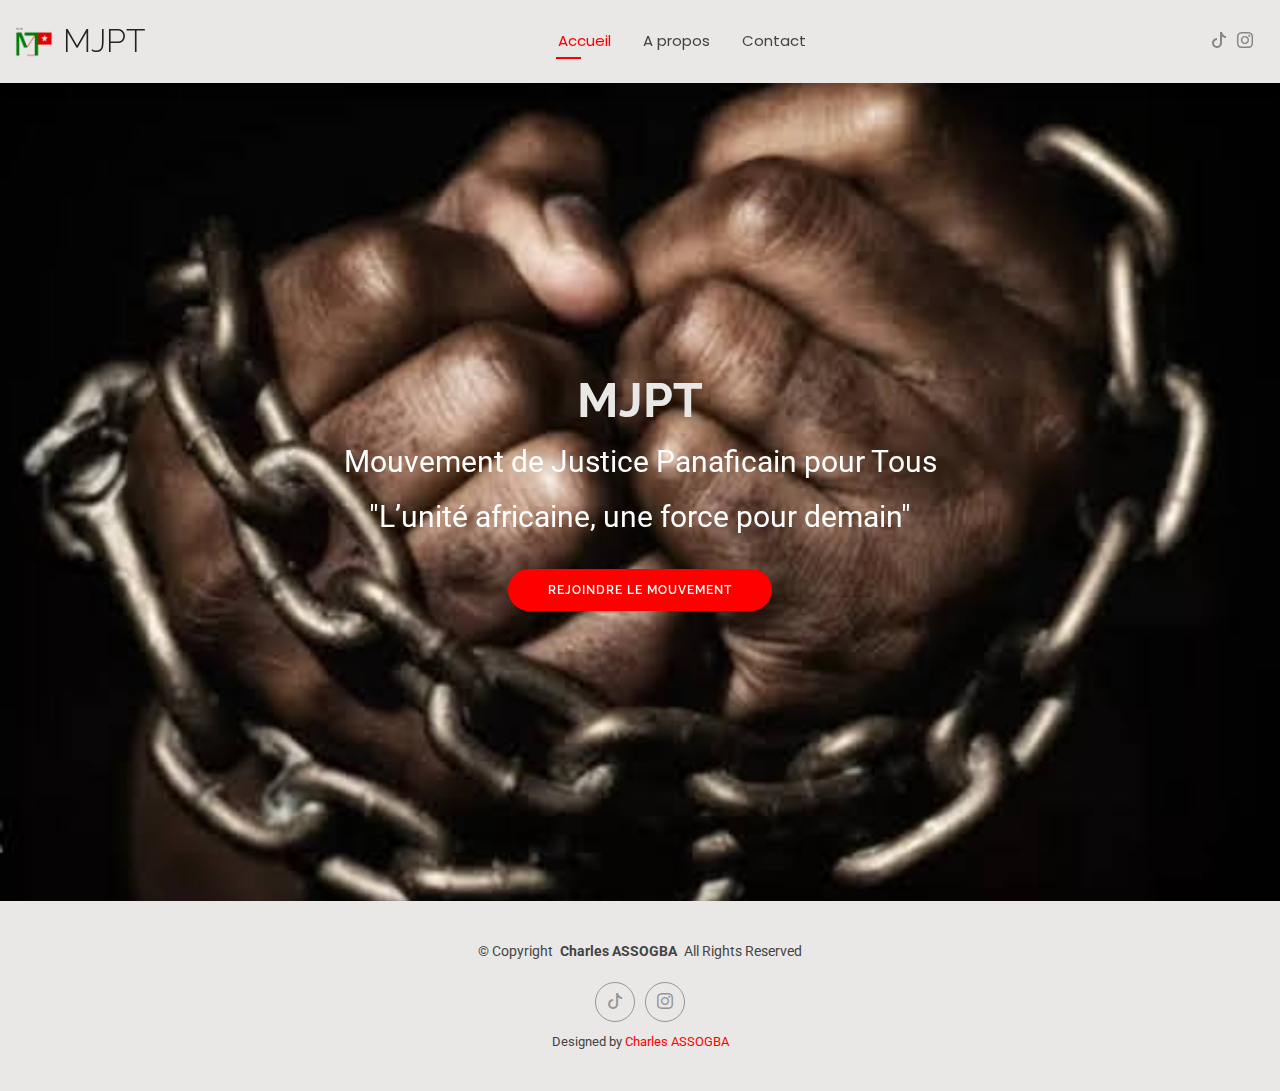
<file: index.html>
<!DOCTYPE html>
<html lang="en">

<head>
  <meta charset="utf-8">
  <meta content="width=device-width, initial-scale=1.0" name="viewport">
  <title>Index - MJPT</title>
  <meta name="description" content="">
  <meta name="keywords" content="">

  <!-- Favicons -->
  <link href="assets/img/logo.png" rel="icon">
  <link href="assets/img/logo.png" rel="apple-touch-icon">

  <!-- Fonts -->
  <link href="https://fonts.googleapis.com" rel="preconnect">
  <link href="https://fonts.gstatic.com" rel="preconnect" crossorigin>
  <link href="https://fonts.googleapis.com/css2?family=Roboto:ital,wght@0,100;0,300;0,400;0,500;0,700;0,900;1,100;1,300;1,400;1,500;1,700;1,900&family=Poppins:ital,wght@0,100;0,200;0,300;0,400;0,500;0,600;0,700;0,800;0,900;1,100;1,200;1,300;1,400;1,500;1,600;1,700;1,800;1,900&family=Raleway:ital,wght@0,100;0,200;0,300;0,400;0,500;0,600;0,700;0,800;0,900;1,100;1,200;1,300;1,400;1,500;1,600;1,700;1,800;1,900&display=swap" rel="stylesheet">

  <!-- Vendor CSS Files -->
  <link href="assets/vendor/bootstrap/css/bootstrap.min.css" rel="stylesheet">
  <link href="assets/vendor/bootstrap-icons/bootstrap-icons.css" rel="stylesheet">
  <link href="assets/vendor/aos/aos.css" rel="stylesheet">
  <link href="assets/vendor/swiper/swiper-bundle.min.css" rel="stylesheet">
  <link href="assets/vendor/glightbox/css/glightbox.min.css" rel="stylesheet">

  <!-- Main CSS File -->
  <link href="assets/css/main.css" rel="stylesheet">

</head>

<body class="index-page">

  <header id="header" class="header d-flex align-items-center light-background sticky-top">
    <div class="container-fluid position-relative d-flex align-items-center justify-content-between">

      <a href="index.html" class="logo d-flex align-items-center me-auto me-xl-0">
        <!-- Uncomment the line below if you also wish to use an image logo -->
        <!-- <img src="assets/img/logo.png" alt=""> -->
         <img src="assets/img/logo.png" alt="">
        <h1 class="sitename">MJPT</h1>
      </a>

      <nav id="navmenu" class="navmenu">
        <ul>
          <li><a href="index.html" class="active">Accueil</a></li>
          <li><a href="about.html">A propos</a></li>
          <!--
          <li><a href="resume.html">Valeurs</a></li>
          <li><a href="services.html">Evenement</a></li>
          <li><a href="portfolio.html">Adhésion</a></li>
          -->
          <li><a href="contact.html">Contact</a></li>
        </ul>
        <i class="mobile-nav-toggle d-xl-none bi bi-list"></i>
      </nav>

      <div class="header-social-links">
        <!--
        <a href="#" class="twitter"><i class="bi bi-twitter-x"></i></a>
        <a href="#" class="linkedin"><i class="bi bi-linkedin"></i></a>
        -->
        <a href="https://www.tiktok.com/@mjptofficiel22?_t=ZS-8xwCT0QHUHP&_r=1" class="facebook"><i class="bi bi-tiktok"></i></a>
        <a href="https://www.instagram.com/toyoulemou?igsh=Nnh1eGh5cTZ3eXdi" class="instagram"><i class="bi bi-instagram"></i></a>
      </div>

    </div>
  </header>

  <main class="main">

    <!-- Hero Section -->
    <section id="hero" class="hero section">

      <img src="assets/img/IMG-20250530-WA0017.jpg" alt="" data-aos="fade-in">

      <div class="container text-center" data-aos="zoom-out" data-aos-delay="100">
        <div class="row justify-content-center">
          <div class="col-lg-8">
            <h2>MJPT</h2>
            <p>Mouvement de Justice Panaficain pour Tous</p>
            <p>"L’unité africaine, une force pour demain"</p>
            <a href="contact.html" class="btn-get-started">Rejoindre Le Mouvement</a>
          </div>
        </div>
      </div>

    </section><!-- /Hero Section -->

  </main>

  <footer id="footer" class="footer light-background">

    <div class="container">
      <div class="copyright text-center ">
        <p>© <span>Copyright</span> <strong class="px-1 sitename">Charles ASSOGBA</strong> <span>All Rights Reserved<br></span></p>
      </div>
      <div class="social-links d-flex justify-content-center">
      <!--<a href=""><i class="bi bi-twitter-x"></i></a>
      <a href=""><i class="bi bi-linkedin"></i></a>-->
        <a href="https://www.tiktok.com/@mjptofficiel22?_t=ZS-8xwCT0QHUHP&_r=1"><i class="bi bi-tiktok"></i></a>
        <a href="https://www.instagram.com/toyoulemou?igsh=Nnh1eGh5cTZ3eXdi"><i class="bi bi-instagram"></i></a>
        
      </div>
      <div class="credits">
        <!-- All the links in the footer should remain intact. -->
        <!-- You can delete the links only if you've purchased the pro version. -->
        <!-- Licensing information: https://bootstrapmade.com/license/ -->
        <!-- Purchase the pro version with working PHP/AJAX contact form: [buy-url] -->
        Designed by <a href="http://www.linkedin.com/in/%E9%98%BF%E7%A6%8F-charles-assogba-11676134a">Charles ASSOGBA</a>
      </div>
    </div>

  </footer>

  <!-- Scroll Top -->
  <a href="#" id="scroll-top" class="scroll-top d-flex align-items-center justify-content-center"><i class="bi bi-arrow-up-short"></i></a>

  <!-- Preloader -->
  <div id="preloader"></div>

  <!-- Vendor JS Files -->
  <script src="assets/vendor/bootstrap/js/bootstrap.bundle.min.js"></script>
  <script src="assets/vendor/php-email-form/validate.js"></script>
  <script src="assets/vendor/aos/aos.js"></script>
  <script src="assets/vendor/waypoints/noframework.waypoints.js"></script>
  <script src="assets/vendor/purecounter/purecounter_vanilla.js"></script>
  <script src="assets/vendor/swiper/swiper-bundle.min.js"></script>
  <script src="assets/vendor/glightbox/js/glightbox.min.js"></script>
  <script src="assets/vendor/imagesloaded/imagesloaded.pkgd.min.js"></script>
  <script src="assets/vendor/isotope-layout/isotope.pkgd.min.js"></script>

  <!-- Main JS File -->
  <script src="assets/js/main.js"></script>

</body>

</html>
</file>
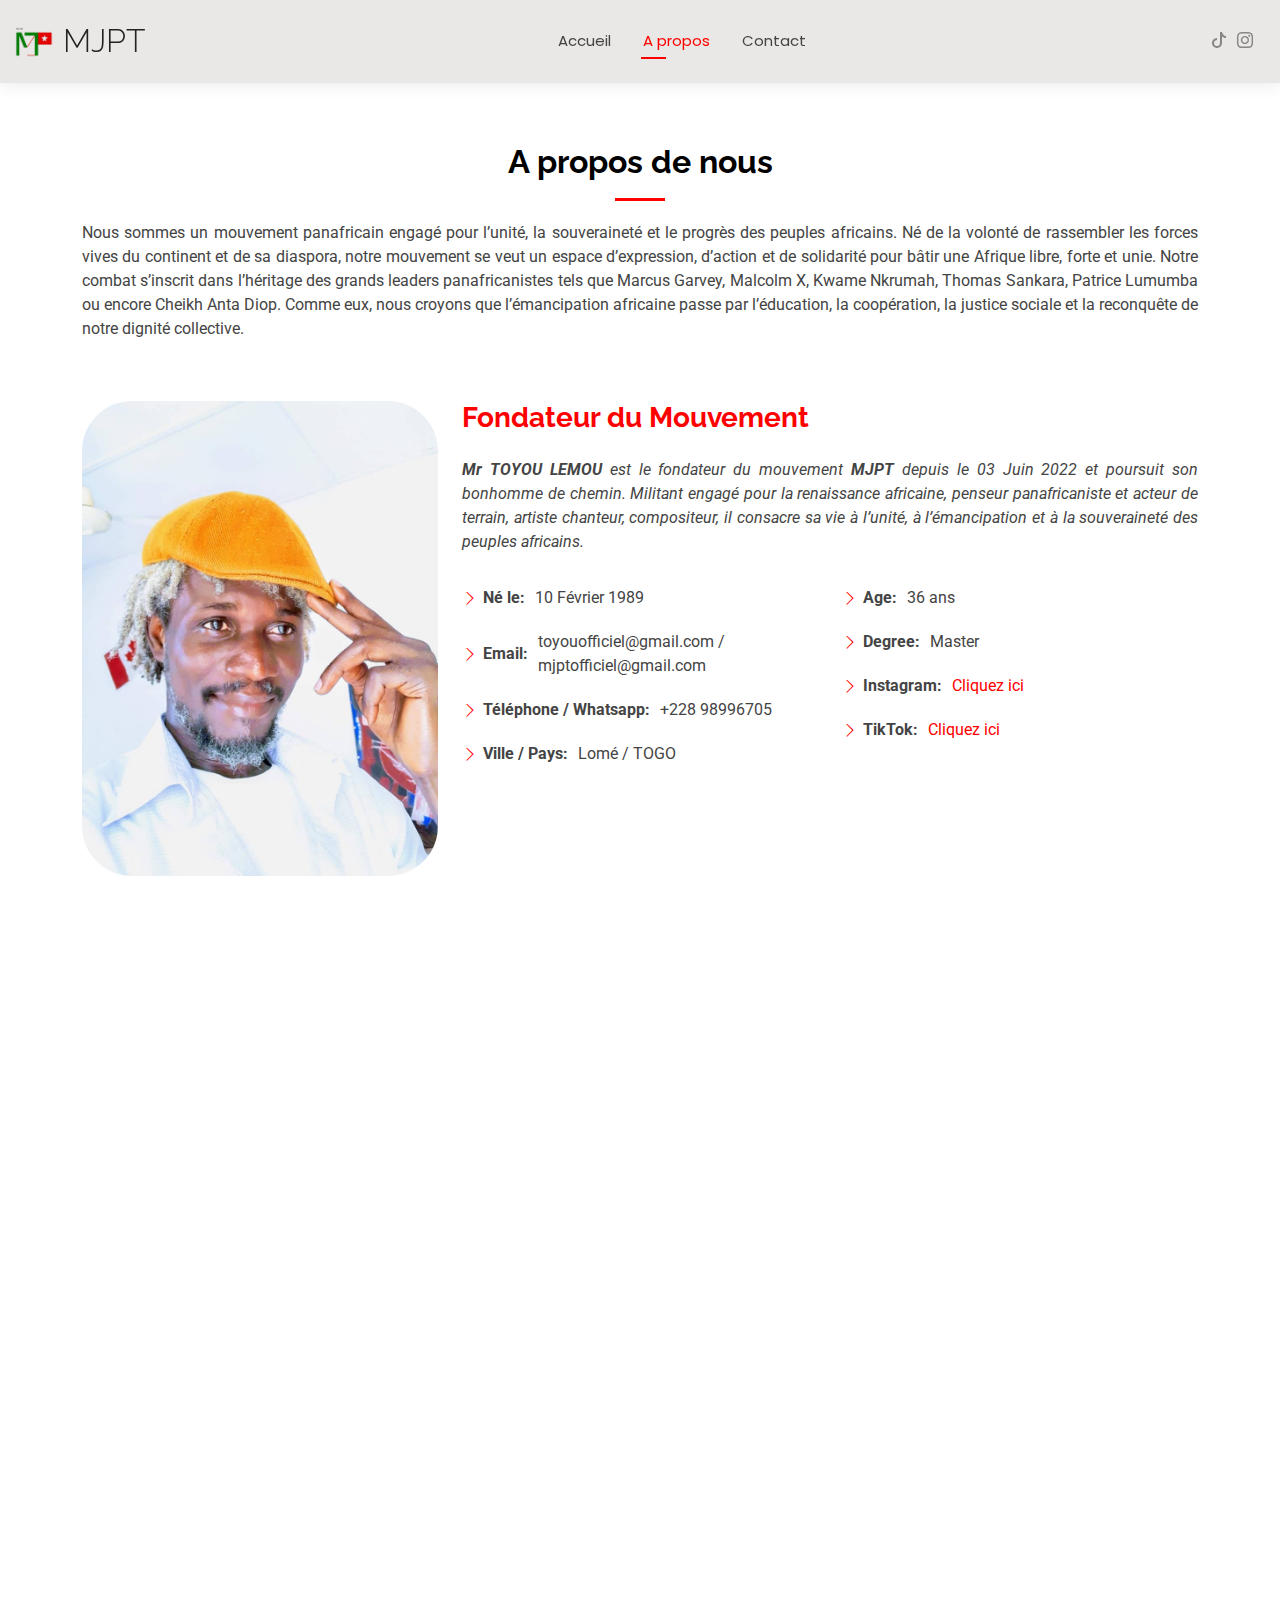
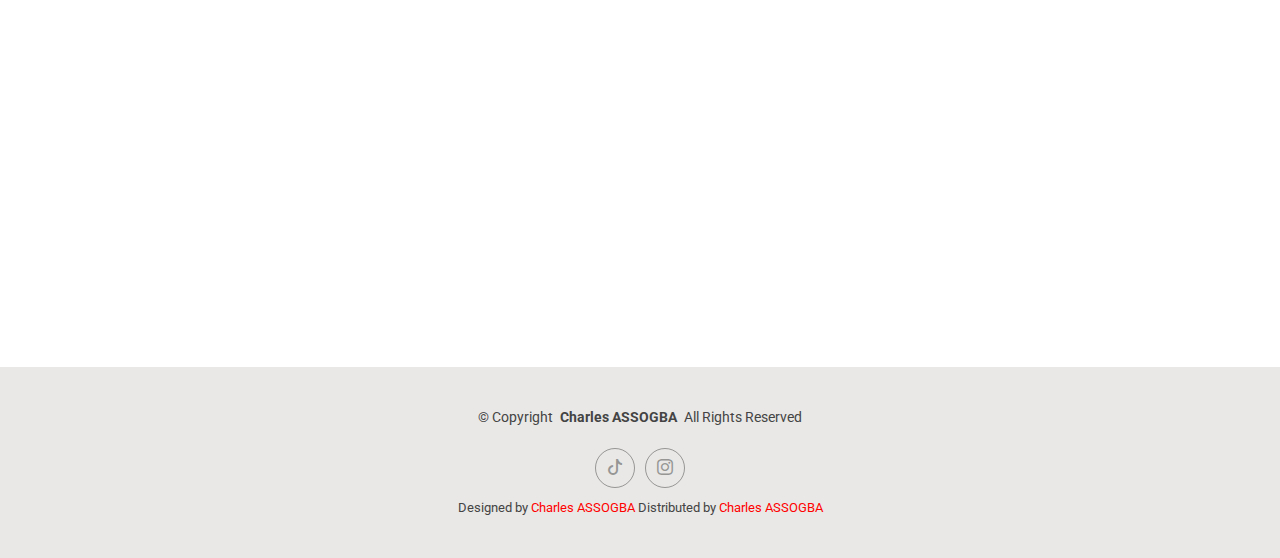
<file: about.html>
<!DOCTYPE html>
<html lang="en">
  <head>
    <meta charset="utf-8" />
    <meta content="width=device-width, initial-scale=1.0" name="viewport" />
    <title>A propos - MJPT</title>
    <meta name="description" content="" />
    <meta name="keywords" content="" />

    <!-- Favicons -->
    <link href="assets/img/logo.png" rel="icon" />
    <link href="assets/img/apple-touch-icon.png" rel="apple-touch-icon" />

    <!-- Fonts -->
    <link href="https://fonts.googleapis.com" rel="preconnect" />
    <link href="https://fonts.gstatic.com" rel="preconnect" crossorigin />
    <link
      href="https://fonts.googleapis.com/css2?family=Roboto:ital,wght@0,100;0,300;0,400;0,500;0,700;0,900;1,100;1,300;1,400;1,500;1,700;1,900&family=Poppins:ital,wght@0,100;0,200;0,300;0,400;0,500;0,600;0,700;0,800;0,900;1,100;1,200;1,300;1,400;1,500;1,600;1,700;1,800;1,900&family=Raleway:ital,wght@0,100;0,200;0,300;0,400;0,500;0,600;0,700;0,800;0,900;1,100;1,200;1,300;1,400;1,500;1,600;1,700;1,800;1,900&display=swap"
      rel="stylesheet"
    />

    <!-- Vendor CSS Files -->
    <link
      href="assets/vendor/bootstrap/css/bootstrap.min.css"
      rel="stylesheet"
    />
    <link
      href="assets/vendor/bootstrap-icons/bootstrap-icons.css"
      rel="stylesheet"
    />
    <link href="assets/vendor/aos/aos.css" rel="stylesheet" />
    <link href="assets/vendor/swiper/swiper-bundle.min.css" rel="stylesheet" />
    <link
      href="assets/vendor/glightbox/css/glightbox.min.css"
      rel="stylesheet"
    />

    <!-- Main CSS File -->
    <link href="assets/css/main.css" rel="stylesheet" />
  </head>

  <body class="about-page">
    <header
      id="header"
      class="header d-flex align-items-center light-background sticky-top"
    >
      <div
        class="container-fluid position-relative d-flex align-items-center justify-content-between"
      >
        <a
          href="index.html"
          class="logo d-flex align-items-center me-auto me-xl-0"
        >
          <!-- Uncomment the line below if you also wish to use an image logo -->
          <!-- <img src="assets/img/logo.png" alt=""> -->
           <img src="assets/img/logo.png" alt="">
          <h1 class="sitename">MJPT</h1>
        </a>

        <nav id="navmenu" class="navmenu">
          <ul>
            <li><a href="index.html">Accueil</a></li>
            <li><a href="about.html" class="active">A propos</a></li>
            <!--
            <li><a href="resume.html">Valeurs</a></li>
            <li><a href="services.html">Evenement</a></li>
            <li><a href="portfolio.html">Adhésion</a></li>
            -->
            <li><a href="contact.html">Contact</a></li>
          </ul>
          <i class="mobile-nav-toggle d-xl-none bi bi-list"></i>
        </nav>

        <div class="header-social-links">
        <!--<a href="#" class="twitter"><i class="bi bi-twitter-x"></i></a>
          <a href="#" class="linkedin"><i class="bi bi-linkedin"></i></a>
          <a href="#" class="facebook"><i class="bi bi-facebook"></i></a>-->
          <a href="https://www.tiktok.com/@mjptofficiel22?_t=ZS-8xwCT0QHUHP&_r=1" class="facebook"><i class="bi bi-tiktok"></i></a>
          <a href="https://www.instagram.com/toyoulemou?igsh=Nnh1eGh5cTZ3eXdi" class="instagram"><i class="bi bi-instagram"></i></a>
        </div>
      </div>
    </header>

    <main class="main">
      <!-- About Section -->
      <section id="about" class="about section">
        
        <!-- Section Title -->
         <div class="container section-title" data-aos="fade-up">
          <h2 style="color: black;">A propos de nous</h2>
          <p style="text-align: justify;">
            Nous sommes un mouvement panafricain engagé pour l’unité, la
            souveraineté et le progrès des peuples africains. Né de la volonté
            de rassembler les forces vives du continent et de sa diaspora, notre
            mouvement se veut un espace d’expression, d’action et de solidarité
            pour bâtir une Afrique libre, forte et unie. Notre combat s’inscrit
            dans l’héritage des grands leaders panafricanistes tels que Marcus Garvey, Malcolm X, Kwame
            Nkrumah, Thomas Sankara, Patrice Lumumba ou encore Cheikh Anta Diop.
            Comme eux, nous croyons que l’émancipation africaine passe par
            l’éducation, la coopération, la justice sociale et la reconquête de
            notre dignité collective.
          </p>
        </div>
        <!-- End Section Title -->
        
        <div class="container" data-aos="fade-up" data-aos-delay="100">
          <div class="row gy-4 justify-content-center">
            <div class="col-lg-4">
              <img style="border-radius: 50px;" src="assets/img/profile.jpg" class="img-fluid" alt="" />
            </div>
            <div class="col-lg-8 content">
             <h3 style="color: red"><b>Fondateur du Mouvement</b></h3>
              <p class="fst-italic py-3" style="text-align: justify;">
                <b>Mr TOYOU LEMOU</b> est le fondateur du mouvement <b>MJPT</b> depuis le 03 Juin 2022 et poursuit son bonhomme de chemin.
                Militant engagé pour la renaissance africaine, penseur panafricaniste et acteur de terrain, artiste chanteur, compositeur, il consacre sa vie à l’unité, à l’émancipation et à la souveraineté des peuples africains.
              </p>
              <div class="row">
                <div class="col-lg-6">
                  <ul>
                    <li>
                      <i class="bi bi-chevron-right"></i>
                      <strong>Né le:</strong> <span>10 Février 1989</span>
                    </li>
                    <li>
                      <i class="bi bi-chevron-right"></i>
                      <strong>Email:</strong> <span>toyouofficiel@gmail.com / mjptofficiel@gmail.com</span>
                    </li>
                    <li>
                      <i class="bi bi-chevron-right"></i>
                      <strong>Téléphone / Whatsapp:</strong> <span>+228 98996705</span>
                    </li>
                    <li>
                      <i class="bi bi-chevron-right"></i>
                      <strong>Ville / Pays:</strong> <span>Lomé / TOGO</span>
                    </li>
                  </ul>
                </div>
                <div class="col-lg-6">
                  <ul>
                    <li>
                      <i class="bi bi-chevron-right"></i> <strong>Age:</strong>
                      <span>36 ans</span>
                    </li>
                    <li>
                      <i class="bi bi-chevron-right"></i>
                      <strong>Degree:</strong> <span>Master</span>
                    </li>
                    <li>
                      <i class="bi bi-chevron-right"></i>
                      <strong>Instagram:</strong> <span><a href="https://www.instagram.com/toyoulemou?igsh=Nnh1eGh5cTZ3eXdi">Cliquez ici</a></span>
                    </li>
                    <li>
                      <i class="bi bi-chevron-right"></i>
                      <strong>TikTok:</strong> <span><a href="https://www.tiktok.com/@mjptofficiel22?_t=ZS-8xwCT0QHUHP&_r=1">Cliquez ici</a></span>
                    </li>
                    
                  </ul>
                </div>
              </div>
              <!--
              <p class="py-3">
                Officiis eligendi itaque labore et dolorum mollitia officiis
                optio vero. Quisquam sunt adipisci omnis et ut. Nulla
                accusantium dolor incidunt officia tempore. Et eius omnis.
                Cupiditate ut dicta maxime officiis quidem quia. Sed et
                consectetur qui quia repellendus itaque neque.
              </p>
              -->
            </div>
          </div>
        </div>
      </section>
      <!-- /About Section -->

      <!-- Skills Section -->
      <section id="skills" class="skills section">
        <!-- Section Title -->
        <div class="container section-title" data-aos="fade-up">
          <h2 style="color: black;">Nos objectifs</h2>
          <p style="text-align: center;">
           
             - Renforcer les liens entre les peuples africains et afro-descendants <br>
             - Valoriser les cultures, langues et savoirs africains <br>
             - Promouvoir la souveraineté économique, politique et culturelle <br>
             - Mobiliser la jeunesse autour des enjeux panafricains <br> 
            <b>Rejoignez-nous dans cette démarche collective pour un avenir africain fondé sur la solidarité,
            la fierté et la transformation.</b>
           
            </p>
        </div>
        
      </section>

      <!-- Testimonials Section -->
      <section id="testimonials" class="testimonials section">
        <!-- Section Title -->
        <div class="container section-title" data-aos="fade-up">
          <h2 style="color: black;">Gallerie</h2>
          <p>
            Quelques visuels du mouvement MJPT
          </p>
        </div>
        <!-- End Section Title -->

        <div class="container" data-aos="fade-up" data-aos-delay="100">
          <div class="swiper init-swiper">
            <script type="application/json" class="swiper-config">
              {
                "loop": true,
                "speed": 600,
                "autoplay": {
                  "delay": 5000
                },
                "slidesPerView": "auto",
                "pagination": {
                  "el": ".swiper-pagination",
                  "type": "bullets",
                  "clickable": true
                }
              }
            </script>
            <div class="swiper-wrapper">
              <div class="swiper-slide">
                <div class="testimonial-item">
                  <img
                    src="assets/img/testimonials/R.jpg"
                    class="testimonial-img"
                    alt=""
                  />
                  <h3>Malcolm X</h3>
                  <p>
                    <i class="bi bi-quote quote-icon-left"></i>
                    <span>La presse a un pouvoir de l'image si puissant qu'elle peut faire passer un criminel pour une victime et montrer la victime comme une criminel</span>
                    <i class="bi bi-quote quote-icon-right"></i>
                  </p>
                </div>
              </div>

              <div class="swiper-slide">
                <div class="testimonial-item">
                  <img
                    src="assets/img/testimonials/Known-Marcus-Garvey.jpg"
                    class="testimonial-img"
                    alt=""
                  />
                  <h3>Marcus Mosiah Garvey</h3>
                  <h4>Père du panafricanisme</h4>
                  <h4>Né le 17 août 1887 à St Ann's Bay en Jamaïque</h4>
                  <p>
                    <i class="bi bi-quote quote-icon-left"></i>
                    <span>Si tu n'as aucune foi en toi-même tu es doublement vaincu dans la course de la vie. Avec la foi tu as gagné avant même d'avoir commencé.</span>
                    <i class="bi bi-quote quote-icon-right"></i>
                  </p>
                </div>
              </div>

              <div class="swiper-slide">
                <div class="testimonial-item">
                  <img
                    src="assets/img/testimonials/image1.jpg"
                    class="testimonial-img"
                    alt=""
                  />
                  <h3>LEMOU TOYOU </h3>
                  <h4>Ceo &amp; Foudateur</h4>
                  <!--
                  <div class="stars">
                    <i class="bi bi-star-fill"></i
                    ><i class="bi bi-star-fill"></i
                    ><i class="bi bi-star-fill"></i
                    ><i class="bi bi-star-fill"></i
                    ><i class="bi bi-star-fill"></i>
                  </div>
                  -->
                  <p>
                    <i class="bi bi-quote quote-icon-left"></i>
                    <span>Nous devons oser inventer l’avenir.</span><br>
                    <span>Celui qui vous nourrit vous commande.</span>
                    <i class="bi bi-quote quote-icon-right"></i>
                  </p>
                </div>
              </div>

              <div class="swiper-slide">
                <div class="testimonial-item">
                  <img
                    src="assets/img/testimonials/4.jpg"
                    class="testimonial-img"
                    alt=""
                  />
                  <p>
                    <i class="bi bi-quote quote-icon-left"></i>
                    <span>Divisés nous sommes faibles. Unie, l’Afrique pourrait devenir, et pour de bon, une des plus grandes forces de ce monde.</span>
                    <i class="bi bi-quote quote-icon-right"></i>
                  </p>
                </div>
              </div>

              <div class="swiper-slide">
                <div class="testimonial-item">
                  <img
                    src="assets/img/testimonials/1.jpg"
                    class="testimonial-img"
                    alt=""
                  />
                  <p>
                    <i class="bi bi-quote quote-icon-left"></i>
                    <span>Paix et liberté ne peuvent être séparées, car personne ne peut être ne paix tant qu'il n'est pas libre.</span>
                    <i class="bi bi-quote quote-icon-right"></i>
                  </p>
                </div>
              </div>

              <div class="swiper-slide">
                <div class="testimonial-item">
                  <img
                    src="assets/img/testimonials/2.jpg"
                    class="testimonial-img"
                    alt=""
                  />
                  <p>
                    <i class="bi bi-quote quote-icon-left"></i>
                    <span>Une école ségréguée est une école contrôlée par des gens qui se moquent bien de l'éducation</span>
                    <i class="bi bi-quote quote-icon-right"></i>
                  </p>
                </div>
              </div>


              <!-- End testimonial item -->

              <div class="swiper-slide">
                <div class="testimonial-item">
                  <img
                    src="assets/img/testimonials/image2.jpg"
                    class="testimonial-img"
                    alt=""
                  />
                  <h3>Logo du mouvement</h3>
                  <h4>Design</h4>
                  <!--
                  <div class="stars">
                    <i class="bi bi-star-fill"></i
                    ><i class="bi bi-star-fill"></i
                    ><i class="bi bi-star-fill"></i
                    ><i class="bi bi-star-fill"></i
                    ><i class="bi bi-star-fill"></i>
                  </div>
                  -->
                  <p>
                    <i class="bi bi-quote quote-icon-left"></i>
                    <span
                      >L’Afrique écrira sa propre histoire, et elle sera au nord et au sud du Sahara une histoire de gloire et de dignité.</span
                    >
                    <i class="bi bi-quote quote-icon-right"></i>
                  </p>
                </div>
              </div>
              <!-- End testimonial item -->

              <div class="swiper-slide">
                <div class="testimonial-item">
                  <img
                    src="assets/img/testimonials/image3.jpg"
                    class="testimonial-img"
                    alt=""
                  />
                  <h3>Marche pour l’unité africaine – Ouagadougou</h3>
                  <!--
                  <div class="stars">
                    <i class="bi bi-star-fill"></i
                    ><i class="bi bi-star-fill"></i
                    ><i class="bi bi-star-fill"></i
                    ><i class="bi bi-star-fill"></i
                    ><i class="bi bi-star-fill"></i>
                  </div>
                  -->
                  <p>
                    <i class="bi bi-quote quote-icon-left"></i>
                    <span
                      >L’Afrique noire est mal partie parce qu’on a refusé à l’Africain son passé</span
                    >
                    <i class="bi bi-quote quote-icon-right"></i>
                  </p>
                </div>
              </div>
              <!-- End testimonial item -->

              <div class="swiper-slide">
                <div class="testimonial-item">
                  <img
                    src="assets/img/testimonials/image4.jpg"
                    class="testimonial-img"
                    alt=""
                  />
                  <h3>Semaine nationale du cinéma</h3>
                  <!--
                  <div class="stars">
                    <i class="bi bi-star-fill"></i
                    ><i class="bi bi-star-fill"></i
                    ><i class="bi bi-star-fill"></i
                    ><i class="bi bi-star-fill"></i
                    ><i class="bi bi-star-fill"></i>
                  </div>
                  -->
                  <p>
                    <i class="bi bi-quote quote-icon-left"></i>
                    <span
                      >Ne pas trahir la lutte en vivant autrement que ce pour quoi on se bat.</span
                    >
                    <i class="bi bi-quote quote-icon-right"></i>
                  </p>
                </div>
              </div>
              <!-- End testimonial item -->

              <div class="swiper-slide">
                <div class="testimonial-item">
                  <img
                    src="assets/img/testimonials/image5.jpg"
                    class="testimonial-img"
                    alt=""
                  />
                  <h3>Tournage du clip "DIVISER"</h3>
                  <!--
                  <div class="stars">
                    <i class="bi bi-star-fill"></i
                    ><i class="bi bi-star-fill"></i
                    ><i class="bi bi-star-fill"></i
                    ><i class="bi bi-star-fill"></i
                    ><i class="bi bi-star-fill"></i>
                  </div>
                  -->
                  <p>
                    <i class="bi bi-quote quote-icon-left"></i>
                    <span
                      >Chaque génération doit, dans une relative opacité, découvrir sa mission, l’accomplir ou la trahir.</span
                    >
                    <i class="bi bi-quote quote-icon-right"></i>
                  </p>
                </div>
              </div>
              <!-- End testimonial item -->
            </div>
            <div class="swiper-pagination"></div>
          </div>
        </div>
      </section>
      <!-- /Testimonials Section -->
    </main>

    <footer id="footer" class="footer light-background">
      <div class="container">
        <div class="copyright text-center">
          <p>
            © <span>Copyright</span>
            <strong class="px-1 sitename">Charles ASSOGBA</strong>
            <span>All Rights Reserved<br /></span>
          </p>
        </div>
        <div class="social-links d-flex justify-content-center">
        <!--<a href=""><i class="bi bi-twitter-x"></i></a>
          <a href=""><i class="bi bi-linkedin"></i></a>-->
          <a href="https://www.tiktok.com/@mjptofficiel22?_t=ZS-8xwCT0QHUHP&_r=1" class="facebook"><i class="bi bi-tiktok"></i></a>
          <a href="https://www.instagram.com/toyoulemou?igsh=Nnh1eGh5cTZ3eXdi" class="instagram"><i class="bi bi-instagram"></i></a>
          
        </div>
        <div class="credits">
          <!-- All the links in the footer should remain intact. -->
          <!-- You can delete the links only if you've purchased the pro version. -->
          <!-- Licensing information: https://bootstrapmade.com/license/ -->
          <!-- Purchase the pro version with working PHP/AJAX contact form: [buy-url] -->
          Designed by
          <a href="http://www.linkedin.com/in/%E9%98%BF%E7%A6%8F-charles-assogba-11676134a">Charles ASSOGBA</a> Distributed by
          <a href="http://www.linkedin.com/in/%E9%98%BF%E7%A6%8F-charles-assogba-11676134a">Charles ASSOGBA
        </div>
      </div>
    </footer>

    <!-- Scroll Top -->
    <a
      href="#"
      id="scroll-top"
      class="scroll-top d-flex align-items-center justify-content-center"
      ><i class="bi bi-arrow-up-short"></i
    ></a>

    <!-- Preloader -->
    <div id="preloader"></div>

    <!-- Vendor JS Files -->
    <script src="assets/vendor/bootstrap/js/bootstrap.bundle.min.js"></script>
    <script src="assets/vendor/php-email-form/validate.js"></script>
    <script src="assets/vendor/aos/aos.js"></script>
    <script src="assets/vendor/waypoints/noframework.waypoints.js"></script>
    <script src="assets/vendor/purecounter/purecounter_vanilla.js"></script>
    <script src="assets/vendor/swiper/swiper-bundle.min.js"></script>
    <script src="assets/vendor/glightbox/js/glightbox.min.js"></script>
    <script src="assets/vendor/imagesloaded/imagesloaded.pkgd.min.js"></script>
    <script src="assets/vendor/isotope-layout/isotope.pkgd.min.js"></script>

    <!-- Main JS File -->
    <script src="assets/js/main.js"></script>
  </body>
</html>
</file>
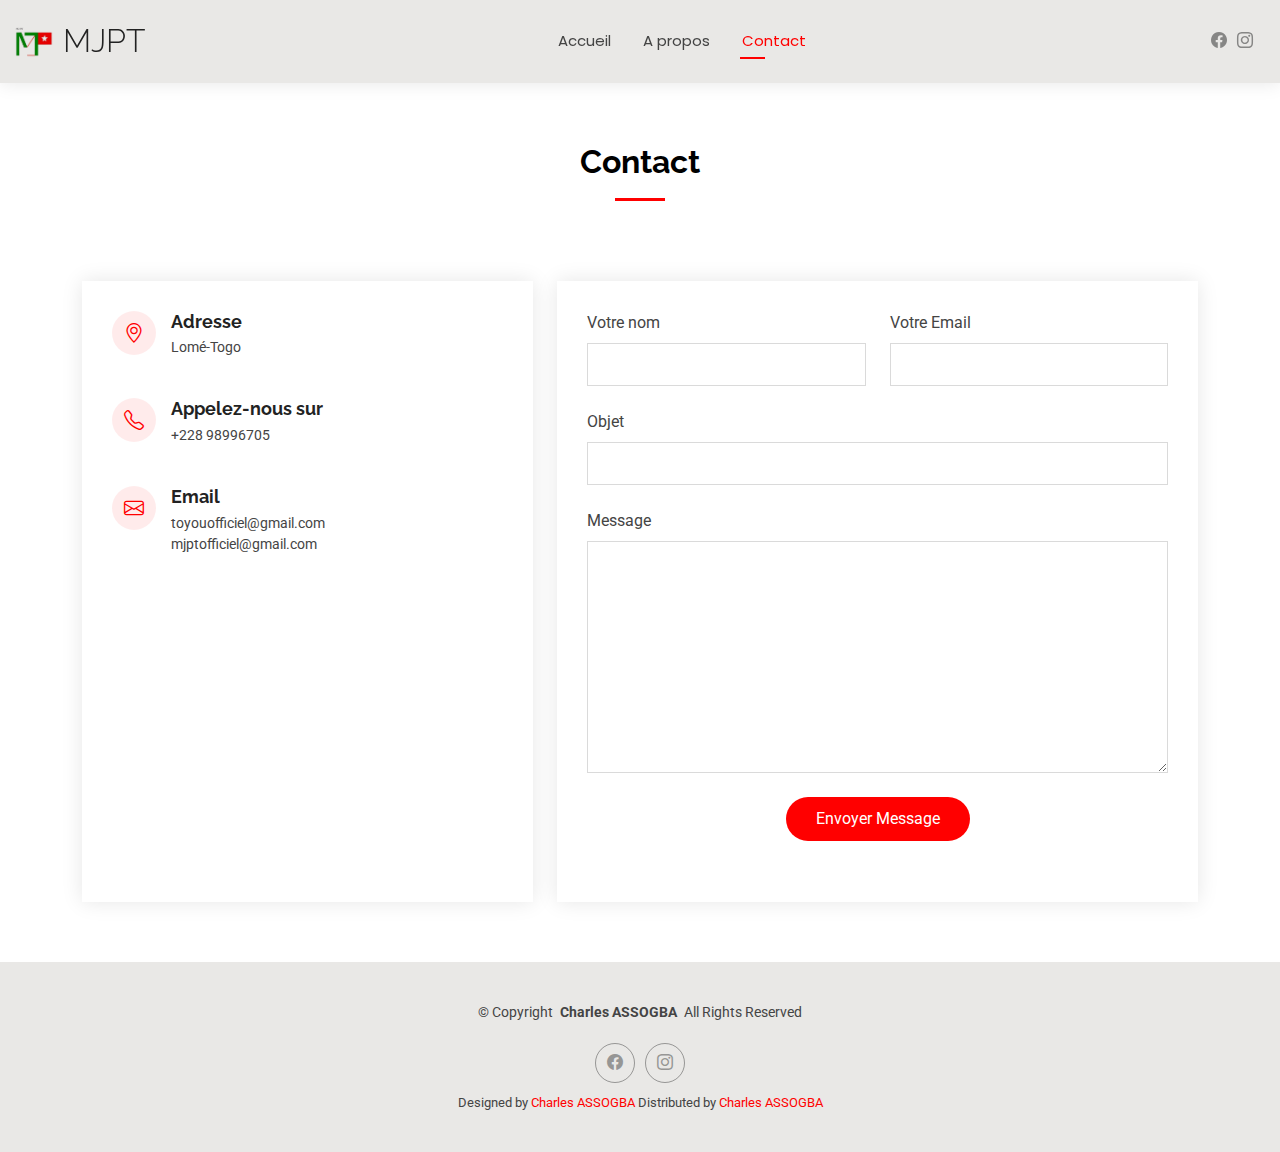
<file: contact.html>
<!DOCTYPE html>
<html lang="en">

<head>
  <meta charset="utf-8">
  <meta content="width=device-width, initial-scale=1.0" name="viewport">
  <title>Contact - MJPT</title>
  <meta name="description" content="">
  <meta name="keywords" content="">

  <!-- Favicons -->
  <link href="assets/img/logo.png" rel="icon">
  <link href="assets/img/logo.png" rel="apple-touch-icon">

  <!-- Fonts -->
  <link href="https://fonts.googleapis.com" rel="preconnect">
  <link href="https://fonts.gstatic.com" rel="preconnect" crossorigin>
  <link href="https://fonts.googleapis.com/css2?family=Roboto:ital,wght@0,100;0,300;0,400;0,500;0,700;0,900;1,100;1,300;1,400;1,500;1,700;1,900&family=Poppins:ital,wght@0,100;0,200;0,300;0,400;0,500;0,600;0,700;0,800;0,900;1,100;1,200;1,300;1,400;1,500;1,600;1,700;1,800;1,900&family=Raleway:ital,wght@0,100;0,200;0,300;0,400;0,500;0,600;0,700;0,800;0,900;1,100;1,200;1,300;1,400;1,500;1,600;1,700;1,800;1,900&display=swap" rel="stylesheet">

  <!-- Vendor CSS Files -->
  <link href="assets/vendor/bootstrap/css/bootstrap.min.css" rel="stylesheet">
  <link href="assets/vendor/bootstrap-icons/bootstrap-icons.css" rel="stylesheet">
  <link href="assets/vendor/aos/aos.css" rel="stylesheet">
  <link href="assets/vendor/swiper/swiper-bundle.min.css" rel="stylesheet">
  <link href="assets/vendor/glightbox/css/glightbox.min.css" rel="stylesheet">

  <!-- Main CSS File -->
  <link href="assets/css/main.css" rel="stylesheet">

  <!-- =======================================================
  * Template Name: Kelly
  * Template URL: https://bootstrapmade.com/kelly-free-bootstrap-cv-resume-html-template/
  * Updated: Aug 07 2024 with Bootstrap v5.3.3
  * Author: BootstrapMade.com
  * License: https://bootstrapmade.com/license/
  ======================================================== -->
</head>

<body class="contact-page">

  <header id="header" class="header d-flex align-items-center light-background sticky-top">
    <div class="container-fluid position-relative d-flex align-items-center justify-content-between">

      <a href="index.html" class="logo d-flex align-items-center me-auto me-xl-0">
        <!-- Uncomment the line below if you also wish to use an image logo -->
         <img src="assets/img/logo.png" alt=""> 
        <h1 class="sitename">MJPT</h1>
      </a>

       <nav id="navmenu" class="navmenu">
          <ul>
            <li><a href="index.html">Accueil</a></li>
            <li><a href="about.html" >A propos</a></li>
            <!--
            <li><a href="resume.html">Valeurs</a></li>
            <li><a href="services.html">Evenement</a></li>
            <li><a href="portfolio.html">Adhésion</a></li>
            -->
            <li><a href="contact.html" class="active">Contact</a></li>
          </ul>
          <i class="mobile-nav-toggle d-xl-none bi bi-list"></i>
        </nav>
      <div class="header-social-links">
       <!--- <a href="#" class="twitter"><i class="bi bi-twitter-x"></i></a>
        <a href="#" class="linkedin"><i class="bi bi-linkedin"></i></a>-->
        <a href="#" class="facebook"><i class="bi bi-facebook"></i></a>
        <a href="#" class="instagram"><i class="bi bi-instagram"></i></a>
      </div>

    </div>
  </header>

  <main class="main">

    <!-- Contact Section -->
    <section id="contact" class="contact section">

      <!-- Section Title -->
      <div class="container section-title" data-aos="fade-up">
         <h2 style="color: black;">Contact</h2>
      </div><!-- End Section Title -->

      <div class="container" data-aos="fade-up" data-aos-delay="100">

        <div class="row gy-4">

          <div class="col-lg-5">

            <div class="info-wrap">
              <div class="info-item d-flex" data-aos="fade-up" data-aos-delay="200">
                <i class="bi bi-geo-alt flex-shrink-0"></i>
                <div>
                  <h3>Adresse</h3>
                  <p>Lomé-Togo</p>
                </div>
              </div><!-- End Info Item -->

              <div class="info-item d-flex" data-aos="fade-up" data-aos-delay="300">
                <i class="bi bi-telephone flex-shrink-0"></i>
                <div>
                  <h3>Appelez-nous sur</h3>
                  <p>+228 98996705 </p>
                </div>
              </div><!-- End Info Item -->

              <div class="info-item d-flex" data-aos="fade-up" data-aos-delay="400">
                <i class="bi bi-envelope flex-shrink-0"></i>
                <div>
                  <h3>Email</h3>
                  <p>toyouofficiel@gmail.com</p>
                  <p>mjptofficiel@gmail.com</p>
                </div>
              </div><!-- End Info Item -->

              <iframe
                src="https://www.google.com/maps/embed?pb=!1m14!1m8!1m3!1d48389.78!2d1.2215!3d6.1287!3m2!1i1024!2i768!4f13.1!3m3!1m2!1s0x0%3A0x0!2sLom%C3%A9%2C%20Togo!5e0!3m2!1sfr!2s!4v169..." 
                width="100%" height="270" style="border:0;" allowfullscreen="" loading="lazy"
                referrerpolicy="no-referrer-when-downgrade">
              </iframe>
            </div>
          </div>

          <div class="col-lg-7">
            <form action="forms/contact.php" method="post" class="php-email-form" data-aos="fade-up" data-aos-delay="200">
              <div class="row gy-4">

                <div class="col-md-6">
                  <label for="name-field" class="pb-2">Votre nom</label>
                  <input type="text" name="name" id="name-field" class="form-control" required="">
                </div>

                <div class="col-md-6">
                  <label for="email-field" class="pb-2">Votre Email</label>
                  <input type="email" class="form-control" name="email" id="email-field" required="">
                </div>

                <div class="col-md-12">
                  <label for="subject-field" class="pb-2">Objet</label>
                  <input type="text" class="form-control" name="subject" id="subject-field" required="">
                </div>

                <div class="col-md-12">
                  <label for="message-field" class="pb-2">Message</label>
                  <textarea class="form-control" name="message" rows="10" id="message-field" required=""></textarea>
                </div>

                <div class="col-md-12 text-center">
                  <div class="loading">Loading</div>
                  <div class="error-message"></div>
                  <div class="sent-message">Your message has been sent. Thank you!</div>

                  <button type="submit">Envoyer Message</button>
                </div>

              </div>
            </form>
          </div><!-- End Contact Form -->

        </div>

      </div>

    </section><!-- /Contact Section -->

  </main>

  <footer id="footer" class="footer light-background">

    <div class="container">
      <div class="copyright text-center ">
        <p>© <span>Copyright</span> <strong class="px-1 sitename">Charles ASSOGBA</strong> <span>All Rights Reserved<br></span></p>
      </div>
      <div class="social-links d-flex justify-content-center">
      <!--<a href=""><i class="bi bi-twitter-x"></i></a>
        <a href=""><i class="bi bi-linkedin"></i></a>-->
        <a href=""><i class="bi bi-facebook"></i></a>
        <a href=""><i class="bi bi-instagram"></i></a>
      </div>
      <div class="credits">
        <!-- All the links in the footer should remain intact. -->
        <!-- You can delete the links only if you've purchased the pro version. -->
        <!-- Licensing information: https://bootstrapmade.com/license/ -->
        <!-- Purchase the pro version with working PHP/AJAX contact form: [buy-url] -->
        Designed by <a href="">Charles ASSOGBA</a> Distributed by <a href="">Charles ASSOGBA
      </div>
    </div>

  </footer>

  <!-- Scroll Top -->
  <a href="#" id="scroll-top" class="scroll-top d-flex align-items-center justify-content-center"><i class="bi bi-arrow-up-short"></i></a>

  <!-- Preloader -->
  <div id="preloader"></div>

  <!-- Vendor JS Files -->
  <script src="assets/vendor/bootstrap/js/bootstrap.bundle.min.js"></script>
  <script src="assets/vendor/php-email-form/validate.js"></script>
  <script src="assets/vendor/aos/aos.js"></script>
  <script src="assets/vendor/waypoints/noframework.waypoints.js"></script>
  <script src="assets/vendor/purecounter/purecounter_vanilla.js"></script>
  <script src="assets/vendor/swiper/swiper-bundle.min.js"></script>
  <script src="assets/vendor/glightbox/js/glightbox.min.js"></script>
  <script src="assets/vendor/imagesloaded/imagesloaded.pkgd.min.js"></script>
  <script src="assets/vendor/isotope-layout/isotope.pkgd.min.js"></script>

  <!-- Main JS File -->
  <script src="assets/js/main.js"></script>

</body>

</html>
</file>
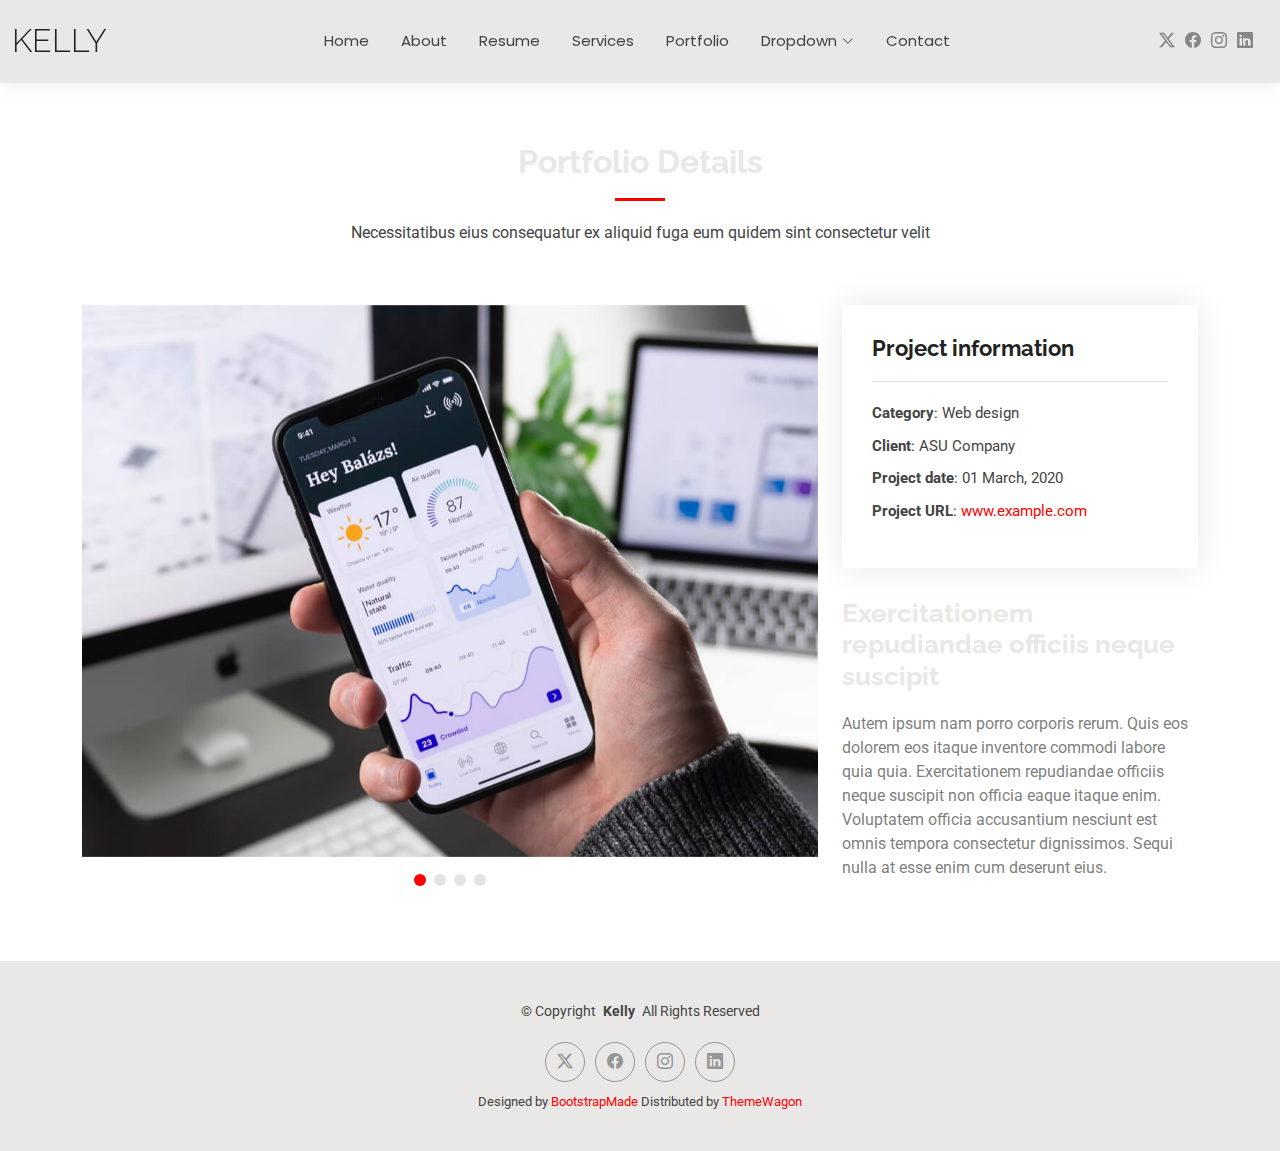
<file: portfolio-details.html>
<!DOCTYPE html>
<html lang="en">

<head>
  <meta charset="utf-8">
  <meta content="width=device-width, initial-scale=1.0" name="viewport">
  <title>Portfolio Details - Kelly Bootstrap Template</title>
  <meta name="description" content="">
  <meta name="keywords" content="">

  <!-- Favicons -->
  <link href="assets/img/favicon.png" rel="icon">
  <link href="assets/img/apple-touch-icon.png" rel="apple-touch-icon">

  <!-- Fonts -->
  <link href="https://fonts.googleapis.com" rel="preconnect">
  <link href="https://fonts.gstatic.com" rel="preconnect" crossorigin>
  <link href="https://fonts.googleapis.com/css2?family=Roboto:ital,wght@0,100;0,300;0,400;0,500;0,700;0,900;1,100;1,300;1,400;1,500;1,700;1,900&family=Poppins:ital,wght@0,100;0,200;0,300;0,400;0,500;0,600;0,700;0,800;0,900;1,100;1,200;1,300;1,400;1,500;1,600;1,700;1,800;1,900&family=Raleway:ital,wght@0,100;0,200;0,300;0,400;0,500;0,600;0,700;0,800;0,900;1,100;1,200;1,300;1,400;1,500;1,600;1,700;1,800;1,900&display=swap" rel="stylesheet">

  <!-- Vendor CSS Files -->
  <link href="assets/vendor/bootstrap/css/bootstrap.min.css" rel="stylesheet">
  <link href="assets/vendor/bootstrap-icons/bootstrap-icons.css" rel="stylesheet">
  <link href="assets/vendor/aos/aos.css" rel="stylesheet">
  <link href="assets/vendor/swiper/swiper-bundle.min.css" rel="stylesheet">
  <link href="assets/vendor/glightbox/css/glightbox.min.css" rel="stylesheet">

  <!-- Main CSS File -->
  <link href="assets/css/main.css" rel="stylesheet">

  <!-- =======================================================
  * Template Name: Kelly
  * Template URL: https://bootstrapmade.com/kelly-free-bootstrap-cv-resume-html-template/
  * Updated: Aug 07 2024 with Bootstrap v5.3.3
  * Author: BootstrapMade.com
  * License: https://bootstrapmade.com/license/
  ======================================================== -->
</head>

<body class="portfolio-details-page">

  <header id="header" class="header d-flex align-items-center light-background sticky-top">
    <div class="container-fluid position-relative d-flex align-items-center justify-content-between">

      <a href="index.html" class="logo d-flex align-items-center me-auto me-xl-0">
        <!-- Uncomment the line below if you also wish to use an image logo -->
        <!-- <img src="assets/img/logo.png" alt=""> -->
        <h1 class="sitename">Kelly</h1>
      </a>

      <nav id="navmenu" class="navmenu">
        <ul>
          <li><a href="index.html">Home</a></li>
          <li><a href="about.html">About</a></li>
          <li><a href="resume.html">Resume</a></li>
          <li><a href="services.html">Services</a></li>
          <li><a href="portfolio.html">Portfolio</a></li>
          <li class="dropdown"><a href="#"><span>Dropdown</span> <i class="bi bi-chevron-down toggle-dropdown"></i></a>
            <ul>
              <li><a href="#">Dropdown 1</a></li>
              <li class="dropdown"><a href="#"><span>Deep Dropdown</span> <i class="bi bi-chevron-down toggle-dropdown"></i></a>
                <ul>
                  <li><a href="#">Deep Dropdown 1</a></li>
                  <li><a href="#">Deep Dropdown 2</a></li>
                  <li><a href="#">Deep Dropdown 3</a></li>
                  <li><a href="#">Deep Dropdown 4</a></li>
                  <li><a href="#">Deep Dropdown 5</a></li>
                </ul>
              </li>
              <li><a href="#">Dropdown 2</a></li>
              <li><a href="#">Dropdown 3</a></li>
              <li><a href="#">Dropdown 4</a></li>
            </ul>
          </li>
          <li><a href="contact.html">Contact</a></li>
        </ul>
        <i class="mobile-nav-toggle d-xl-none bi bi-list"></i>
      </nav>

      <div class="header-social-links">
        <a href="#" class="twitter"><i class="bi bi-twitter-x"></i></a>
        <a href="#" class="facebook"><i class="bi bi-facebook"></i></a>
        <a href="#" class="instagram"><i class="bi bi-instagram"></i></a>
        <a href="#" class="linkedin"><i class="bi bi-linkedin"></i></a>
      </div>

    </div>
  </header>

  <main class="main">

    <!-- Portfolio Details Section -->
    <section id="portfolio-details" class="portfolio-details section">

      <!-- Section Title -->
      <div class="container section-title" data-aos="fade-up">
        <h2>Portfolio Details</h2>
        <p>Necessitatibus eius consequatur ex aliquid fuga eum quidem sint consectetur velit</p>
      </div><!-- End Section Title -->

      <div class="container" data-aos="fade-up" data-aos-delay="100">

        <div class="row gy-4">

          <div class="col-lg-8">
            <div class="portfolio-details-slider swiper init-swiper">

              <script type="application/json" class="swiper-config">
                {
                  "loop": true,
                  "speed": 600,
                  "autoplay": {
                    "delay": 5000
                  },
                  "slidesPerView": "auto",
                  "pagination": {
                    "el": ".swiper-pagination",
                    "type": "bullets",
                    "clickable": true
                  }
                }
              </script>

              <div class="swiper-wrapper align-items-center">

                <div class="swiper-slide">
                  <img src="assets/img/portfolio/app-1.jpg" alt="">
                </div>

                <div class="swiper-slide">
                  <img src="assets/img/portfolio/product-1.jpg" alt="">
                </div>

                <div class="swiper-slide">
                  <img src="assets/img/portfolio/branding-1.jpg" alt="">
                </div>

                <div class="swiper-slide">
                  <img src="assets/img/portfolio/books-1.jpg" alt="">
                </div>

              </div>
              <div class="swiper-pagination"></div>
            </div>
          </div>

          <div class="col-lg-4">
            <div class="portfolio-info" data-aos="fade-up" data-aos-delay="200">
              <h3>Project information</h3>
              <ul>
                <li><strong>Category</strong>: Web design</li>
                <li><strong>Client</strong>: ASU Company</li>
                <li><strong>Project date</strong>: 01 March, 2020</li>
                <li><strong>Project URL</strong>: <a href="#">www.example.com</a></li>
              </ul>
            </div>
            <div class="portfolio-description" data-aos="fade-up" data-aos-delay="300">
              <h2>Exercitationem repudiandae officiis neque suscipit</h2>
              <p>
                Autem ipsum nam porro corporis rerum. Quis eos dolorem eos itaque inventore commodi labore quia quia. Exercitationem repudiandae officiis neque suscipit non officia eaque itaque enim. Voluptatem officia accusantium nesciunt est omnis tempora consectetur dignissimos. Sequi nulla at esse enim cum deserunt eius.
              </p>
            </div>
          </div>

        </div>

      </div>

    </section><!-- /Portfolio Details Section -->

  </main>

  <footer id="footer" class="footer light-background">

    <div class="container">
      <div class="copyright text-center ">
        <p>© <span>Copyright</span> <strong class="px-1 sitename">Kelly</strong> <span>All Rights Reserved<br></span></p>
      </div>
      <div class="social-links d-flex justify-content-center">
        <a href=""><i class="bi bi-twitter-x"></i></a>
        <a href=""><i class="bi bi-facebook"></i></a>
        <a href=""><i class="bi bi-instagram"></i></a>
        <a href=""><i class="bi bi-linkedin"></i></a>
      </div>
      <div class="credits">
        <!-- All the links in the footer should remain intact. -->
        <!-- You can delete the links only if you've purchased the pro version. -->
        <!-- Licensing information: https://bootstrapmade.com/license/ -->
        <!-- Purchase the pro version with working PHP/AJAX contact form: [buy-url] -->
        Designed by <a href="https://bootstrapmade.com/">BootstrapMade</a> Distributed by <a href=“https://themewagon.com>ThemeWagon
      </div>
    </div>

  </footer>

  <!-- Scroll Top -->
  <a href="#" id="scroll-top" class="scroll-top d-flex align-items-center justify-content-center"><i class="bi bi-arrow-up-short"></i></a>

  <!-- Preloader -->
  <div id="preloader"></div>

  <!-- Vendor JS Files -->
  <script src="assets/vendor/bootstrap/js/bootstrap.bundle.min.js"></script>
  <script src="assets/vendor/php-email-form/validate.js"></script>
  <script src="assets/vendor/aos/aos.js"></script>
  <script src="assets/vendor/waypoints/noframework.waypoints.js"></script>
  <script src="assets/vendor/purecounter/purecounter_vanilla.js"></script>
  <script src="assets/vendor/swiper/swiper-bundle.min.js"></script>
  <script src="assets/vendor/glightbox/js/glightbox.min.js"></script>
  <script src="assets/vendor/imagesloaded/imagesloaded.pkgd.min.js"></script>
  <script src="assets/vendor/isotope-layout/isotope.pkgd.min.js"></script>

  <!-- Main JS File -->
  <script src="assets/js/main.js"></script>

</body>

</html>
</file>
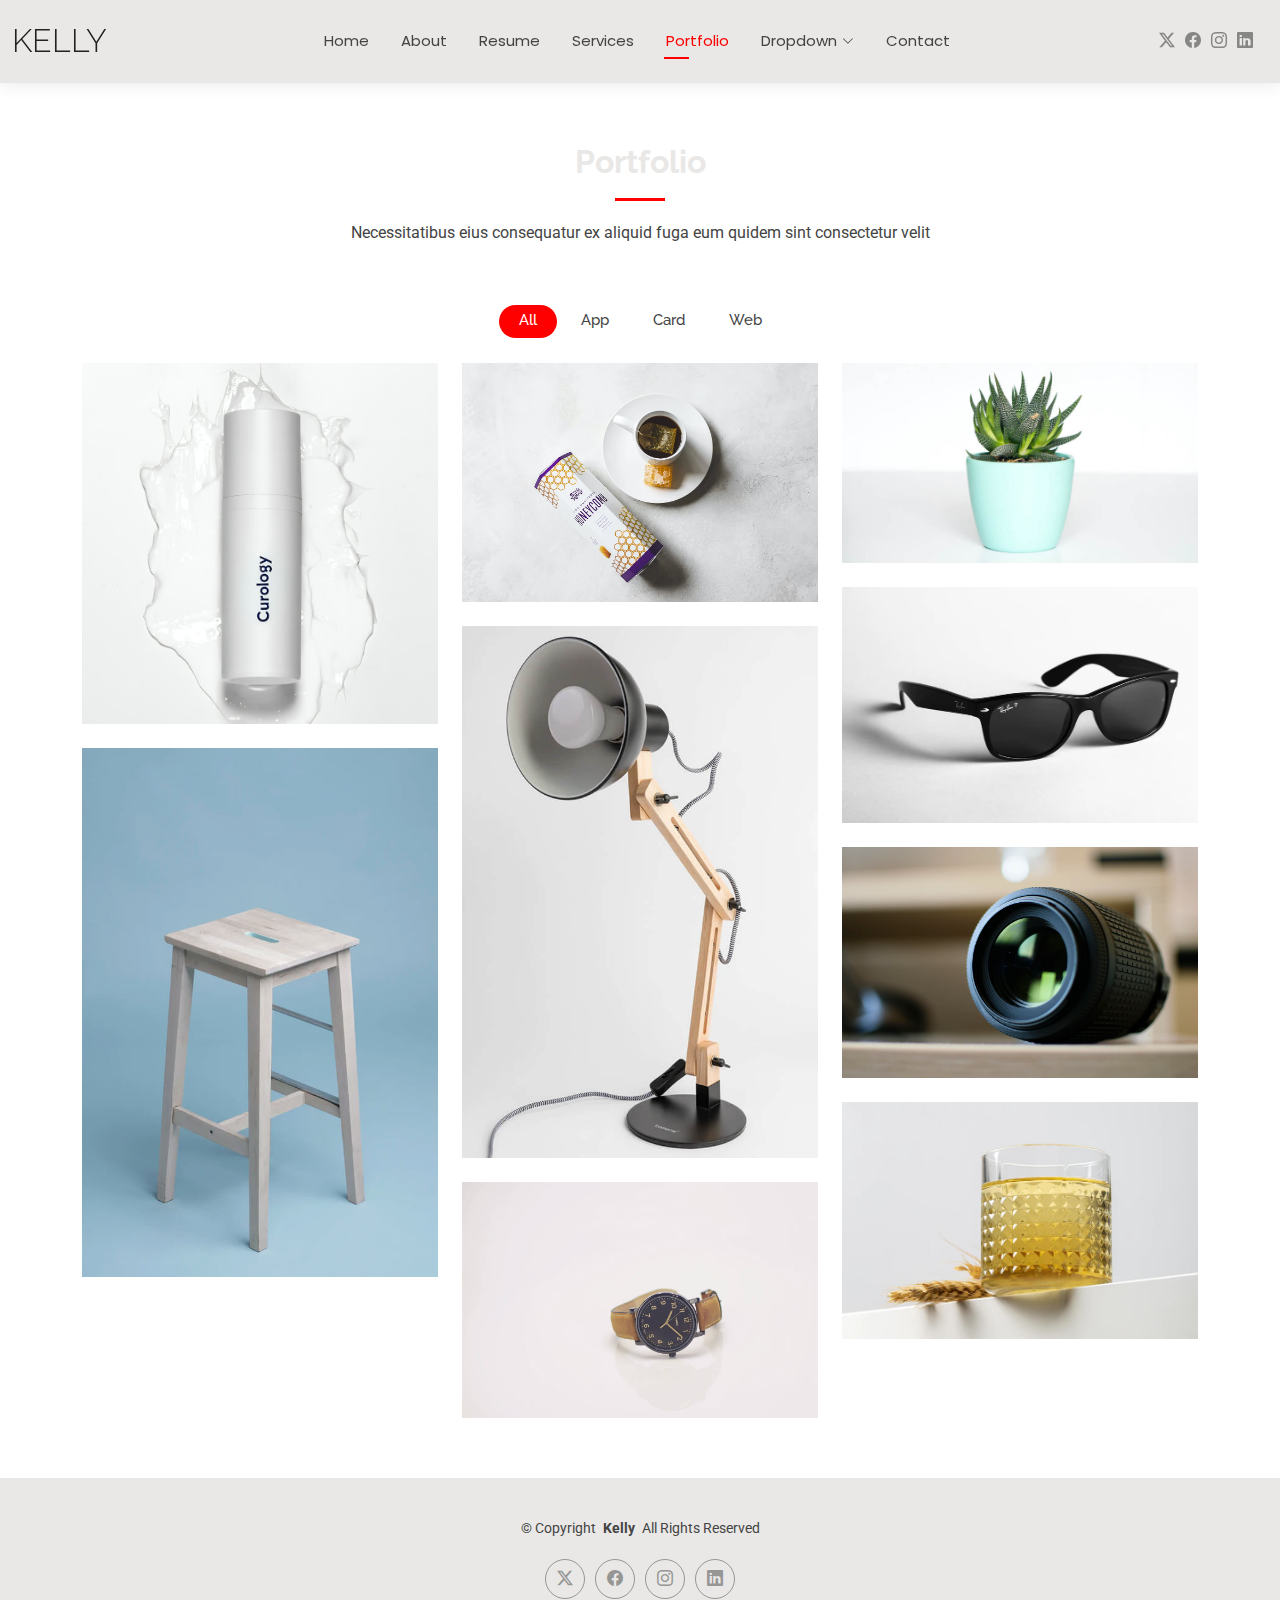
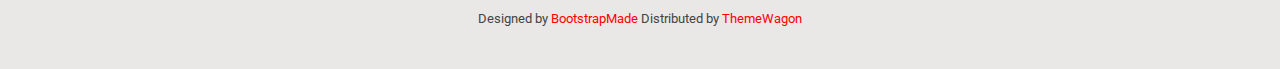
<file: portfolio.html>
<!DOCTYPE html>
<html lang="en">

<head>
  <meta charset="utf-8">
  <meta content="width=device-width, initial-scale=1.0" name="viewport">
  <title>Portfolio - Kelly Bootstrap Template</title>
  <meta name="description" content="">
  <meta name="keywords" content="">

  <!-- Favicons -->
  <link href="assets/img/favicon.png" rel="icon">
  <link href="assets/img/apple-touch-icon.png" rel="apple-touch-icon">

  <!-- Fonts -->
  <link href="https://fonts.googleapis.com" rel="preconnect">
  <link href="https://fonts.gstatic.com" rel="preconnect" crossorigin>
  <link href="https://fonts.googleapis.com/css2?family=Roboto:ital,wght@0,100;0,300;0,400;0,500;0,700;0,900;1,100;1,300;1,400;1,500;1,700;1,900&family=Poppins:ital,wght@0,100;0,200;0,300;0,400;0,500;0,600;0,700;0,800;0,900;1,100;1,200;1,300;1,400;1,500;1,600;1,700;1,800;1,900&family=Raleway:ital,wght@0,100;0,200;0,300;0,400;0,500;0,600;0,700;0,800;0,900;1,100;1,200;1,300;1,400;1,500;1,600;1,700;1,800;1,900&display=swap" rel="stylesheet">

  <!-- Vendor CSS Files -->
  <link href="assets/vendor/bootstrap/css/bootstrap.min.css" rel="stylesheet">
  <link href="assets/vendor/bootstrap-icons/bootstrap-icons.css" rel="stylesheet">
  <link href="assets/vendor/aos/aos.css" rel="stylesheet">
  <link href="assets/vendor/swiper/swiper-bundle.min.css" rel="stylesheet">
  <link href="assets/vendor/glightbox/css/glightbox.min.css" rel="stylesheet">

  <!-- Main CSS File -->
  <link href="assets/css/main.css" rel="stylesheet">

  <!-- =======================================================
  * Template Name: Kelly
  * Template URL: https://bootstrapmade.com/kelly-free-bootstrap-cv-resume-html-template/
  * Updated: Aug 07 2024 with Bootstrap v5.3.3
  * Author: BootstrapMade.com
  * License: https://bootstrapmade.com/license/
  ======================================================== -->
</head>

<body class="portfolio-page">

  <header id="header" class="header d-flex align-items-center light-background sticky-top">
    <div class="container-fluid position-relative d-flex align-items-center justify-content-between">

      <a href="index.html" class="logo d-flex align-items-center me-auto me-xl-0">
        <!-- Uncomment the line below if you also wish to use an image logo -->
        <!-- <img src="assets/img/logo.png" alt=""> -->
        <h1 class="sitename">Kelly</h1>
      </a>

      <nav id="navmenu" class="navmenu">
        <ul>
          <li><a href="index.html">Home</a></li>
          <li><a href="about.html">About</a></li>
          <li><a href="resume.html">Resume</a></li>
          <li><a href="services.html">Services</a></li>
          <li><a href="portfolio.html" class="active">Portfolio</a></li>
          <li class="dropdown"><a href="#"><span>Dropdown</span> <i class="bi bi-chevron-down toggle-dropdown"></i></a>
            <ul>
              <li><a href="#">Dropdown 1</a></li>
              <li class="dropdown"><a href="#"><span>Deep Dropdown</span> <i class="bi bi-chevron-down toggle-dropdown"></i></a>
                <ul>
                  <li><a href="#">Deep Dropdown 1</a></li>
                  <li><a href="#">Deep Dropdown 2</a></li>
                  <li><a href="#">Deep Dropdown 3</a></li>
                  <li><a href="#">Deep Dropdown 4</a></li>
                  <li><a href="#">Deep Dropdown 5</a></li>
                </ul>
              </li>
              <li><a href="#">Dropdown 2</a></li>
              <li><a href="#">Dropdown 3</a></li>
              <li><a href="#">Dropdown 4</a></li>
            </ul>
          </li>
          <li><a href="contact.html">Contact</a></li>
        </ul>
        <i class="mobile-nav-toggle d-xl-none bi bi-list"></i>
      </nav>

      <div class="header-social-links">
        <a href="#" class="twitter"><i class="bi bi-twitter-x"></i></a>
        <a href="#" class="facebook"><i class="bi bi-facebook"></i></a>
        <a href="#" class="instagram"><i class="bi bi-instagram"></i></a>
        <a href="#" class="linkedin"><i class="bi bi-linkedin"></i></a>
      </div>

    </div>
  </header>

  <main class="main">

    <!-- Portfolio Section -->
    <section id="portfolio" class="portfolio section">

      <!-- Section Title -->
      <div class="container section-title" data-aos="fade-up">
        <h2>Portfolio</h2>
        <p>Necessitatibus eius consequatur ex aliquid fuga eum quidem sint consectetur velit</p>
      </div><!-- End Section Title -->

      <div class="container">

        <div class="isotope-layout" data-default-filter="*" data-layout="masonry" data-sort="original-order">

          <ul class="portfolio-filters isotope-filters" data-aos="fade-up" data-aos-delay="100">
            <li data-filter="*" class="filter-active">All</li>
            <li data-filter=".filter-app">App</li>
            <li data-filter=".filter-product">Card</li>
            <li data-filter=".filter-branding">Web</li>
          </ul><!-- End Portfolio Filters -->

          <div class="row gy-4 isotope-container" data-aos="fade-up" data-aos-delay="200">

            <div class="col-lg-4 col-md-6 portfolio-item isotope-item filter-app">
              <img src="assets/img/masonry-portfolio/masonry-portfolio-1.jpg" class="img-fluid" alt="">
              <div class="portfolio-info">
                <h4>App 1</h4>
                <p>Lorem ipsum, dolor sit</p>
                <a href="assets/img/masonry-portfolio/masonry-portfolio-1.jpg" title="App 1" data-gallery="portfolio-gallery-app" class="glightbox preview-link"><i class="bi bi-zoom-in"></i></a>
                <a href="portfolio-details.html" title="More Details" class="details-link"><i class="bi bi-link-45deg"></i></a>
              </div>
            </div><!-- End Portfolio Item -->

            <div class="col-lg-4 col-md-6 portfolio-item isotope-item filter-product">
              <img src="assets/img/masonry-portfolio/masonry-portfolio-2.jpg" class="img-fluid" alt="">
              <div class="portfolio-info">
                <h4>Product 1</h4>
                <p>Lorem ipsum, dolor sit</p>
                <a href="assets/img/masonry-portfolio/masonry-portfolio-2.jpg" title="Product 1" data-gallery="portfolio-gallery-product" class="glightbox preview-link"><i class="bi bi-zoom-in"></i></a>
                <a href="portfolio-details.html" title="More Details" class="details-link"><i class="bi bi-link-45deg"></i></a>
              </div>
            </div><!-- End Portfolio Item -->

            <div class="col-lg-4 col-md-6 portfolio-item isotope-item filter-branding">
              <img src="assets/img/masonry-portfolio/masonry-portfolio-3.jpg" class="img-fluid" alt="">
              <div class="portfolio-info">
                <h4>Branding 1</h4>
                <p>Lorem ipsum, dolor sit</p>
                <a href="assets/img/masonry-portfolio/masonry-portfolio-3.jpg" title="Branding 1" data-gallery="portfolio-gallery-branding" class="glightbox preview-link"><i class="bi bi-zoom-in"></i></a>
                <a href="portfolio-details.html" title="More Details" class="details-link"><i class="bi bi-link-45deg"></i></a>
              </div>
            </div><!-- End Portfolio Item -->

            <div class="col-lg-4 col-md-6 portfolio-item isotope-item filter-app">
              <img src="assets/img/masonry-portfolio/masonry-portfolio-4.jpg" class="img-fluid" alt="">
              <div class="portfolio-info">
                <h4>App 2</h4>
                <p>Lorem ipsum, dolor sit</p>
                <a href="assets/img/masonry-portfolio/masonry-portfolio-4.jpg" title="App 2" data-gallery="portfolio-gallery-app" class="glightbox preview-link"><i class="bi bi-zoom-in"></i></a>
                <a href="portfolio-details.html" title="More Details" class="details-link"><i class="bi bi-link-45deg"></i></a>
              </div>
            </div><!-- End Portfolio Item -->

            <div class="col-lg-4 col-md-6 portfolio-item isotope-item filter-product">
              <img src="assets/img/masonry-portfolio/masonry-portfolio-5.jpg" class="img-fluid" alt="">
              <div class="portfolio-info">
                <h4>Product 2</h4>
                <p>Lorem ipsum, dolor sit</p>
                <a href="assets/img/masonry-portfolio/masonry-portfolio-5.jpg" title="Product 2" data-gallery="portfolio-gallery-product" class="glightbox preview-link"><i class="bi bi-zoom-in"></i></a>
                <a href="portfolio-details.html" title="More Details" class="details-link"><i class="bi bi-link-45deg"></i></a>
              </div>
            </div><!-- End Portfolio Item -->

            <div class="col-lg-4 col-md-6 portfolio-item isotope-item filter-branding">
              <img src="assets/img/masonry-portfolio/masonry-portfolio-6.jpg" class="img-fluid" alt="">
              <div class="portfolio-info">
                <h4>Branding 2</h4>
                <p>Lorem ipsum, dolor sit</p>
                <a href="assets/img/masonry-portfolio/masonry-portfolio-6.jpg" title="Branding 2" data-gallery="portfolio-gallery-branding" class="glightbox preview-link"><i class="bi bi-zoom-in"></i></a>
                <a href="portfolio-details.html" title="More Details" class="details-link"><i class="bi bi-link-45deg"></i></a>
              </div>
            </div><!-- End Portfolio Item -->

            <div class="col-lg-4 col-md-6 portfolio-item isotope-item filter-app">
              <img src="assets/img/masonry-portfolio/masonry-portfolio-7.jpg" class="img-fluid" alt="">
              <div class="portfolio-info">
                <h4>App 3</h4>
                <p>Lorem ipsum, dolor sit</p>
                <a href="assets/img/masonry-portfolio/masonry-portfolio-7.jpg" title="App 3" data-gallery="portfolio-gallery-app" class="glightbox preview-link"><i class="bi bi-zoom-in"></i></a>
                <a href="portfolio-details.html" title="More Details" class="details-link"><i class="bi bi-link-45deg"></i></a>
              </div>
            </div><!-- End Portfolio Item -->

            <div class="col-lg-4 col-md-6 portfolio-item isotope-item filter-product">
              <img src="assets/img/masonry-portfolio/masonry-portfolio-8.jpg" class="img-fluid" alt="">
              <div class="portfolio-info">
                <h4>Product 3</h4>
                <p>Lorem ipsum, dolor sit</p>
                <a href="assets/img/masonry-portfolio/masonry-portfolio-8.jpg" title="Product 3" data-gallery="portfolio-gallery-product" class="glightbox preview-link"><i class="bi bi-zoom-in"></i></a>
                <a href="portfolio-details.html" title="More Details" class="details-link"><i class="bi bi-link-45deg"></i></a>
              </div>
            </div><!-- End Portfolio Item -->

            <div class="col-lg-4 col-md-6 portfolio-item isotope-item filter-branding">
              <img src="assets/img/masonry-portfolio/masonry-portfolio-9.jpg" class="img-fluid" alt="">
              <div class="portfolio-info">
                <h4>Branding 3</h4>
                <p>Lorem ipsum, dolor sit</p>
                <a href="assets/img/masonry-portfolio/masonry-portfolio-9.jpg" title="Branding 2" data-gallery="portfolio-gallery-branding" class="glightbox preview-link"><i class="bi bi-zoom-in"></i></a>
                <a href="portfolio-details.html" title="More Details" class="details-link"><i class="bi bi-link-45deg"></i></a>
              </div>
            </div><!-- End Portfolio Item -->

          </div><!-- End Portfolio Container -->

        </div>

      </div>

    </section><!-- /Portfolio Section -->

  </main>

  <footer id="footer" class="footer light-background">

    <div class="container">
      <div class="copyright text-center ">
        <p>© <span>Copyright</span> <strong class="px-1 sitename">Kelly</strong> <span>All Rights Reserved<br></span></p>
      </div>
      <div class="social-links d-flex justify-content-center">
        <a href=""><i class="bi bi-twitter-x"></i></a>
        <a href=""><i class="bi bi-facebook"></i></a>
        <a href=""><i class="bi bi-instagram"></i></a>
        <a href=""><i class="bi bi-linkedin"></i></a>
      </div>
      <div class="credits">
        <!-- All the links in the footer should remain intact. -->
        <!-- You can delete the links only if you've purchased the pro version. -->
        <!-- Licensing information: https://bootstrapmade.com/license/ -->
        <!-- Purchase the pro version with working PHP/AJAX contact form: [buy-url] -->
        Designed by <a href="https://bootstrapmade.com/">BootstrapMade</a> Distributed by <a href=“https://themewagon.com>ThemeWagon
      </div>
    </div>

  </footer>

  <!-- Scroll Top -->
  <a href="#" id="scroll-top" class="scroll-top d-flex align-items-center justify-content-center"><i class="bi bi-arrow-up-short"></i></a>

  <!-- Preloader -->
  <div id="preloader"></div>

  <!-- Vendor JS Files -->
  <script src="assets/vendor/bootstrap/js/bootstrap.bundle.min.js"></script>
  <script src="assets/vendor/php-email-form/validate.js"></script>
  <script src="assets/vendor/aos/aos.js"></script>
  <script src="assets/vendor/waypoints/noframework.waypoints.js"></script>
  <script src="assets/vendor/purecounter/purecounter_vanilla.js"></script>
  <script src="assets/vendor/swiper/swiper-bundle.min.js"></script>
  <script src="assets/vendor/glightbox/js/glightbox.min.js"></script>
  <script src="assets/vendor/imagesloaded/imagesloaded.pkgd.min.js"></script>
  <script src="assets/vendor/isotope-layout/isotope.pkgd.min.js"></script>

  <!-- Main JS File -->
  <script src="assets/js/main.js"></script>

</body>

</html>
</file>
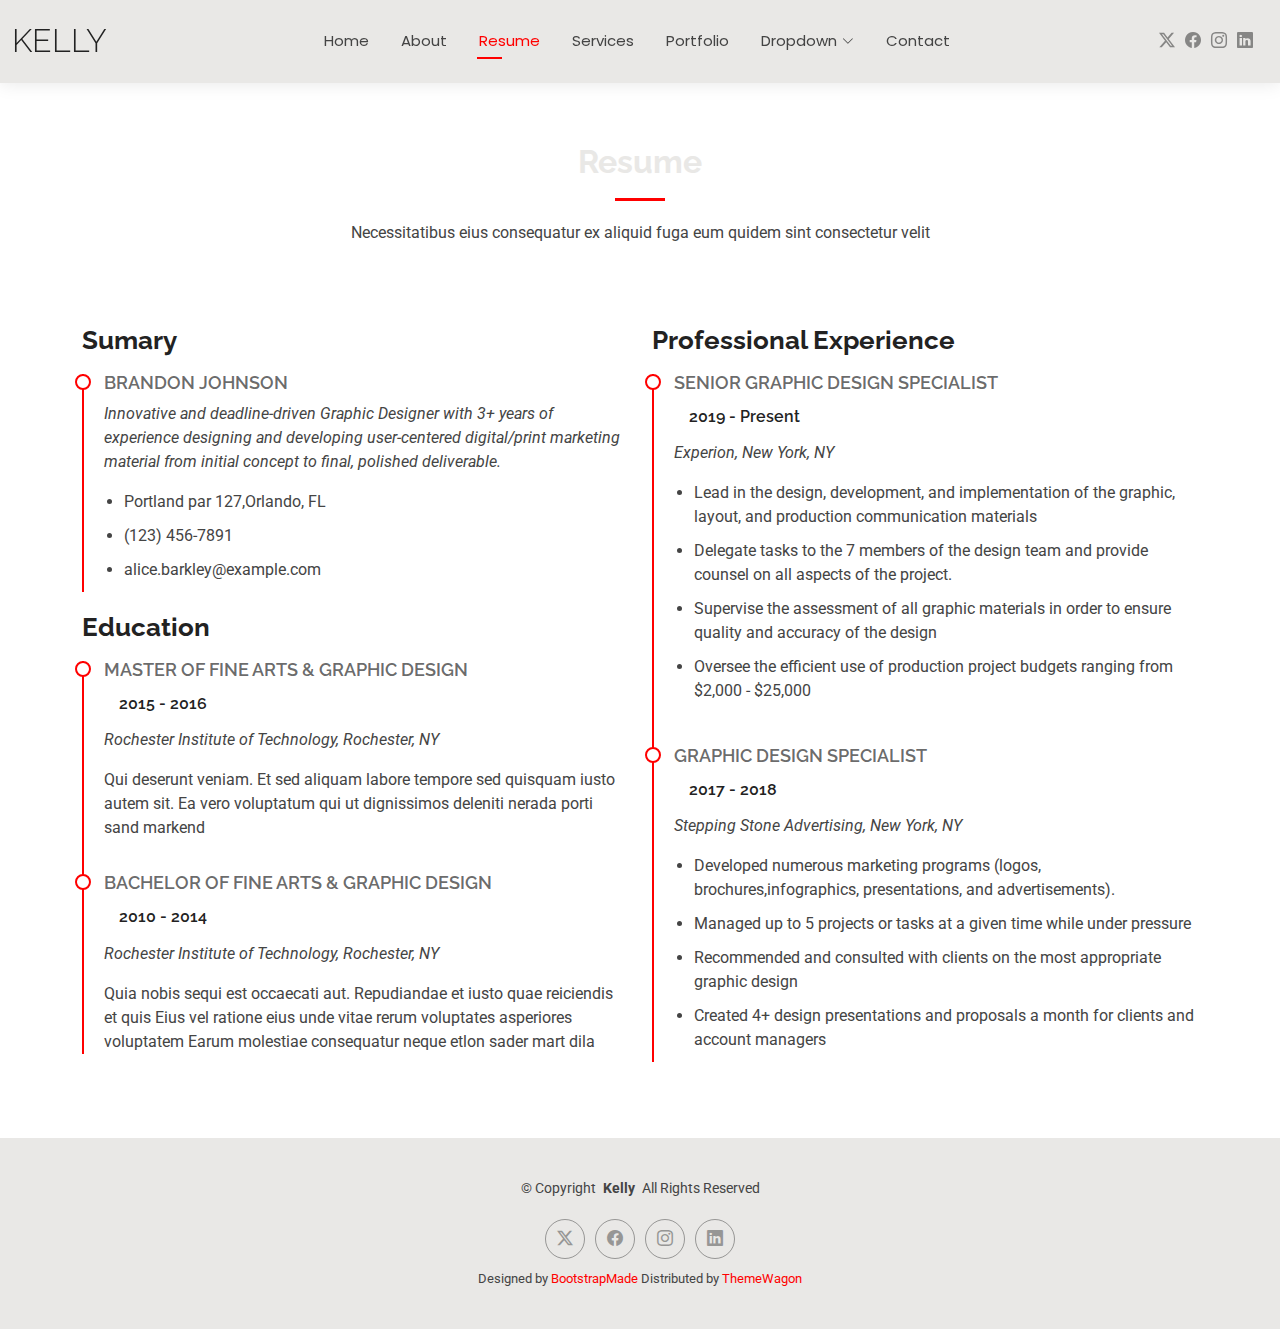
<file: resume.html>
<!DOCTYPE html>
<html lang="en">

<head>
  <meta charset="utf-8">
  <meta content="width=device-width, initial-scale=1.0" name="viewport">
  <title>Resume - Kelly Bootstrap Template</title>
  <meta name="description" content="">
  <meta name="keywords" content="">

  <!-- Favicons -->
  <link href="assets/img/favicon.png" rel="icon">
  <link href="assets/img/apple-touch-icon.png" rel="apple-touch-icon">

  <!-- Fonts -->
  <link href="https://fonts.googleapis.com" rel="preconnect">
  <link href="https://fonts.gstatic.com" rel="preconnect" crossorigin>
  <link href="https://fonts.googleapis.com/css2?family=Roboto:ital,wght@0,100;0,300;0,400;0,500;0,700;0,900;1,100;1,300;1,400;1,500;1,700;1,900&family=Poppins:ital,wght@0,100;0,200;0,300;0,400;0,500;0,600;0,700;0,800;0,900;1,100;1,200;1,300;1,400;1,500;1,600;1,700;1,800;1,900&family=Raleway:ital,wght@0,100;0,200;0,300;0,400;0,500;0,600;0,700;0,800;0,900;1,100;1,200;1,300;1,400;1,500;1,600;1,700;1,800;1,900&display=swap" rel="stylesheet">

  <!-- Vendor CSS Files -->
  <link href="assets/vendor/bootstrap/css/bootstrap.min.css" rel="stylesheet">
  <link href="assets/vendor/bootstrap-icons/bootstrap-icons.css" rel="stylesheet">
  <link href="assets/vendor/aos/aos.css" rel="stylesheet">
  <link href="assets/vendor/swiper/swiper-bundle.min.css" rel="stylesheet">
  <link href="assets/vendor/glightbox/css/glightbox.min.css" rel="stylesheet">

  <!-- Main CSS File -->
  <link href="assets/css/main.css" rel="stylesheet">

  <!-- =======================================================
  * Template Name: Kelly
  * Template URL: https://bootstrapmade.com/kelly-free-bootstrap-cv-resume-html-template/
  * Updated: Aug 07 2024 with Bootstrap v5.3.3
  * Author: BootstrapMade.com
  * License: https://bootstrapmade.com/license/
  ======================================================== -->
</head>

<body class="resume-page">

  <header id="header" class="header d-flex align-items-center light-background sticky-top">
    <div class="container-fluid position-relative d-flex align-items-center justify-content-between">

      <a href="index.html" class="logo d-flex align-items-center me-auto me-xl-0">
        <!-- Uncomment the line below if you also wish to use an image logo -->
        <!-- <img src="assets/img/logo.png" alt=""> -->
        <h1 class="sitename">Kelly</h1>
      </a>

      <nav id="navmenu" class="navmenu">
        <ul>
          <li><a href="index.html">Home</a></li>
          <li><a href="about.html">About</a></li>
          <li><a href="resume.html" class="active">Resume</a></li>
          <li><a href="services.html">Services</a></li>
          <li><a href="portfolio.html">Portfolio</a></li>
          <li class="dropdown"><a href="#"><span>Dropdown</span> <i class="bi bi-chevron-down toggle-dropdown"></i></a>
            <ul>
              <li><a href="#">Dropdown 1</a></li>
              <li class="dropdown"><a href="#"><span>Deep Dropdown</span> <i class="bi bi-chevron-down toggle-dropdown"></i></a>
                <ul>
                  <li><a href="#">Deep Dropdown 1</a></li>
                  <li><a href="#">Deep Dropdown 2</a></li>
                  <li><a href="#">Deep Dropdown 3</a></li>
                  <li><a href="#">Deep Dropdown 4</a></li>
                  <li><a href="#">Deep Dropdown 5</a></li>
                </ul>
              </li>
              <li><a href="#">Dropdown 2</a></li>
              <li><a href="#">Dropdown 3</a></li>
              <li><a href="#">Dropdown 4</a></li>
            </ul>
          </li>
          <li><a href="contact.html">Contact</a></li>
        </ul>
        <i class="mobile-nav-toggle d-xl-none bi bi-list"></i>
      </nav>

      <div class="header-social-links">
        <a href="#" class="twitter"><i class="bi bi-twitter-x"></i></a>
        <a href="#" class="facebook"><i class="bi bi-facebook"></i></a>
        <a href="#" class="instagram"><i class="bi bi-instagram"></i></a>
        <a href="#" class="linkedin"><i class="bi bi-linkedin"></i></a>
      </div>

    </div>
  </header>

  <main class="main">

    <!-- Resume Section -->
    <section id="resume" class="resume section">

      <!-- Section Title -->
      <div class="container section-title" data-aos="fade-up">
        <h2>Resume</h2>
        <p>Necessitatibus eius consequatur ex aliquid fuga eum quidem sint consectetur velit</p>
      </div><!-- End Section Title -->

      <div class="container">

        <div class="row">

          <div class="col-lg-6" data-aos="fade-up" data-aos-delay="100">
            <h3 class="resume-title">Sumary</h3>

            <div class="resume-item pb-0">
              <h4>Brandon Johnson</h4>
              <p><em>Innovative and deadline-driven Graphic Designer with 3+ years of experience designing and developing user-centered digital/print marketing material from initial concept to final, polished deliverable.</em></p>
              <ul>
                <li>Portland par 127,Orlando, FL</li>
                <li>(123) 456-7891</li>
                <li>alice.barkley@example.com</li>
              </ul>
            </div><!-- Edn Resume Item -->

            <h3 class="resume-title">Education</h3>
            <div class="resume-item">
              <h4>Master of Fine Arts &amp; Graphic Design</h4>
              <h5>2015 - 2016</h5>
              <p><em>Rochester Institute of Technology, Rochester, NY</em></p>
              <p>Qui deserunt veniam. Et sed aliquam labore tempore sed quisquam iusto autem sit. Ea vero voluptatum qui ut dignissimos deleniti nerada porti sand markend</p>
            </div><!-- Edn Resume Item -->

            <div class="resume-item">
              <h4>Bachelor of Fine Arts &amp; Graphic Design</h4>
              <h5>2010 - 2014</h5>
              <p><em>Rochester Institute of Technology, Rochester, NY</em></p>
              <p>Quia nobis sequi est occaecati aut. Repudiandae et iusto quae reiciendis et quis Eius vel ratione eius unde vitae rerum voluptates asperiores voluptatem Earum molestiae consequatur neque etlon sader mart dila</p>
            </div><!-- Edn Resume Item -->

          </div>

          <div class="col-lg-6" data-aos="fade-up" data-aos-delay="200">
            <h3 class="resume-title">Professional Experience</h3>
            <div class="resume-item">
              <h4>Senior graphic design specialist</h4>
              <h5>2019 - Present</h5>
              <p><em>Experion, New York, NY </em></p>
              <ul>
                <li>Lead in the design, development, and implementation of the graphic, layout, and production communication materials</li>
                <li>Delegate tasks to the 7 members of the design team and provide counsel on all aspects of the project. </li>
                <li>Supervise the assessment of all graphic materials in order to ensure quality and accuracy of the design</li>
                <li>Oversee the efficient use of production project budgets ranging from $2,000 - $25,000</li>
              </ul>
            </div><!-- Edn Resume Item -->

            <div class="resume-item">
              <h4>Graphic design specialist</h4>
              <h5>2017 - 2018</h5>
              <p><em>Stepping Stone Advertising, New York, NY</em></p>
              <ul>
                <li>Developed numerous marketing programs (logos, brochures,infographics, presentations, and advertisements).</li>
                <li>Managed up to 5 projects or tasks at a given time while under pressure</li>
                <li>Recommended and consulted with clients on the most appropriate graphic design</li>
                <li>Created 4+ design presentations and proposals a month for clients and account managers</li>
              </ul>
            </div><!-- Edn Resume Item -->

          </div>

        </div>

      </div>

    </section><!-- /Resume Section -->

  </main>

  <footer id="footer" class="footer light-background">

    <div class="container">
      <div class="copyright text-center ">
        <p>© <span>Copyright</span> <strong class="px-1 sitename">Kelly</strong> <span>All Rights Reserved<br></span></p>
      </div>
      <div class="social-links d-flex justify-content-center">
        <a href=""><i class="bi bi-twitter-x"></i></a>
        <a href=""><i class="bi bi-facebook"></i></a>
        <a href=""><i class="bi bi-instagram"></i></a>
        <a href=""><i class="bi bi-linkedin"></i></a>
      </div>
      <div class="credits">
        <!-- All the links in the footer should remain intact. -->
        <!-- You can delete the links only if you've purchased the pro version. -->
        <!-- Licensing information: https://bootstrapmade.com/license/ -->
        <!-- Purchase the pro version with working PHP/AJAX contact form: [buy-url] -->
        Designed by <a href="https://bootstrapmade.com/">BootstrapMade</a> Distributed by <a href=“https://themewagon.com>ThemeWagon
      </div>
    </div>

  </footer>

  <!-- Scroll Top -->
  <a href="#" id="scroll-top" class="scroll-top d-flex align-items-center justify-content-center"><i class="bi bi-arrow-up-short"></i></a>

  <!-- Preloader -->
  <div id="preloader"></div>

  <!-- Vendor JS Files -->
  <script src="assets/vendor/bootstrap/js/bootstrap.bundle.min.js"></script>
  <script src="assets/vendor/php-email-form/validate.js"></script>
  <script src="assets/vendor/aos/aos.js"></script>
  <script src="assets/vendor/waypoints/noframework.waypoints.js"></script>
  <script src="assets/vendor/purecounter/purecounter_vanilla.js"></script>
  <script src="assets/vendor/swiper/swiper-bundle.min.js"></script>
  <script src="assets/vendor/glightbox/js/glightbox.min.js"></script>
  <script src="assets/vendor/imagesloaded/imagesloaded.pkgd.min.js"></script>
  <script src="assets/vendor/isotope-layout/isotope.pkgd.min.js"></script>

  <!-- Main JS File -->
  <script src="assets/js/main.js"></script>

</body>

</html>
</file>
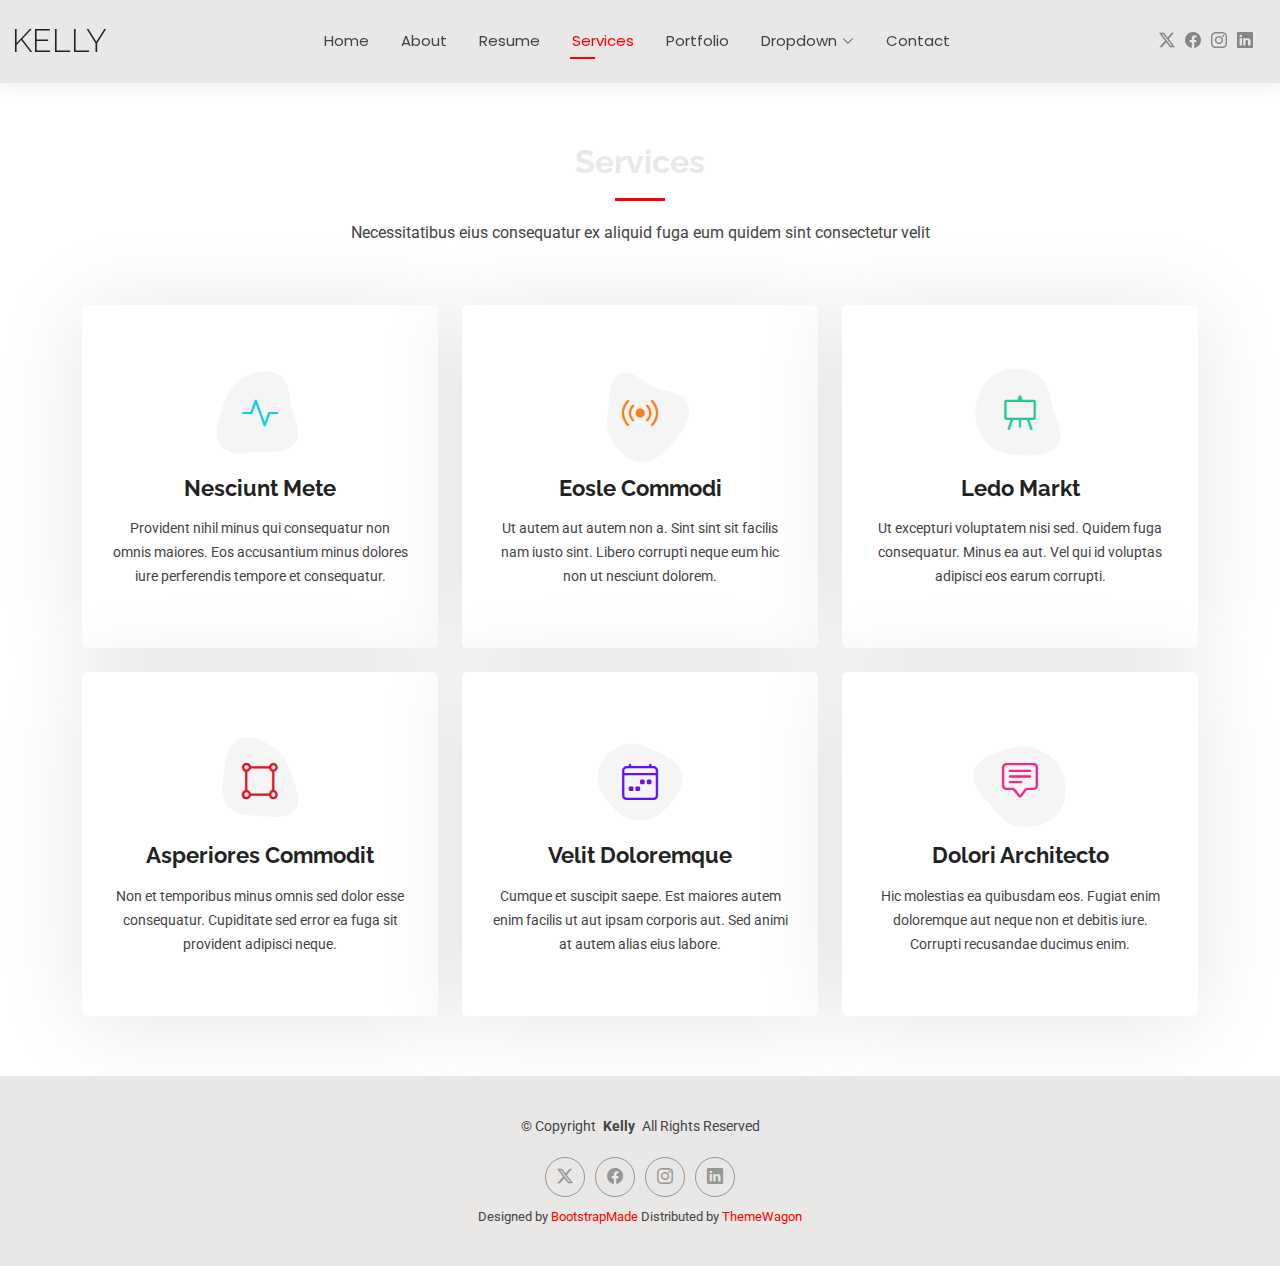
<file: services.html>
<!DOCTYPE html>
<html lang="en">

<head>
  <meta charset="utf-8">
  <meta content="width=device-width, initial-scale=1.0" name="viewport">
  <title>Services - Kelly Bootstrap Template</title>
  <meta name="description" content="">
  <meta name="keywords" content="">

  <!-- Favicons -->
  <link href="assets/img/favicon.png" rel="icon">
  <link href="assets/img/apple-touch-icon.png" rel="apple-touch-icon">

  <!-- Fonts -->
  <link href="https://fonts.googleapis.com" rel="preconnect">
  <link href="https://fonts.gstatic.com" rel="preconnect" crossorigin>
  <link href="https://fonts.googleapis.com/css2?family=Roboto:ital,wght@0,100;0,300;0,400;0,500;0,700;0,900;1,100;1,300;1,400;1,500;1,700;1,900&family=Poppins:ital,wght@0,100;0,200;0,300;0,400;0,500;0,600;0,700;0,800;0,900;1,100;1,200;1,300;1,400;1,500;1,600;1,700;1,800;1,900&family=Raleway:ital,wght@0,100;0,200;0,300;0,400;0,500;0,600;0,700;0,800;0,900;1,100;1,200;1,300;1,400;1,500;1,600;1,700;1,800;1,900&display=swap" rel="stylesheet">

  <!-- Vendor CSS Files -->
  <link href="assets/vendor/bootstrap/css/bootstrap.min.css" rel="stylesheet">
  <link href="assets/vendor/bootstrap-icons/bootstrap-icons.css" rel="stylesheet">
  <link href="assets/vendor/aos/aos.css" rel="stylesheet">
  <link href="assets/vendor/swiper/swiper-bundle.min.css" rel="stylesheet">
  <link href="assets/vendor/glightbox/css/glightbox.min.css" rel="stylesheet">

  <!-- Main CSS File -->
  <link href="assets/css/main.css" rel="stylesheet">

  <!-- =======================================================
  * Template Name: Kelly
  * Template URL: https://bootstrapmade.com/kelly-free-bootstrap-cv-resume-html-template/
  * Updated: Aug 07 2024 with Bootstrap v5.3.3
  * Author: BootstrapMade.com
  * License: https://bootstrapmade.com/license/
  ======================================================== -->
</head>

<body class="services-page">

  <header id="header" class="header d-flex align-items-center light-background sticky-top">
    <div class="container-fluid position-relative d-flex align-items-center justify-content-between">

      <a href="index.html" class="logo d-flex align-items-center me-auto me-xl-0">
        <!-- Uncomment the line below if you also wish to use an image logo -->
        <!-- <img src="assets/img/logo.png" alt=""> -->
        <h1 class="sitename">Kelly</h1>
      </a>

      <nav id="navmenu" class="navmenu">
        <ul>
          <li><a href="index.html">Home</a></li>
          <li><a href="about.html">About</a></li>
          <li><a href="resume.html">Resume</a></li>
          <li><a href="services.html" class="active">Services</a></li>
          <li><a href="portfolio.html">Portfolio</a></li>
          <li class="dropdown"><a href="#"><span>Dropdown</span> <i class="bi bi-chevron-down toggle-dropdown"></i></a>
            <ul>
              <li><a href="#">Dropdown 1</a></li>
              <li class="dropdown"><a href="#"><span>Deep Dropdown</span> <i class="bi bi-chevron-down toggle-dropdown"></i></a>
                <ul>
                  <li><a href="#">Deep Dropdown 1</a></li>
                  <li><a href="#">Deep Dropdown 2</a></li>
                  <li><a href="#">Deep Dropdown 3</a></li>
                  <li><a href="#">Deep Dropdown 4</a></li>
                  <li><a href="#">Deep Dropdown 5</a></li>
                </ul>
              </li>
              <li><a href="#">Dropdown 2</a></li>
              <li><a href="#">Dropdown 3</a></li>
              <li><a href="#">Dropdown 4</a></li>
            </ul>
          </li>
          <li><a href="contact.html">Contact</a></li>
        </ul>
        <i class="mobile-nav-toggle d-xl-none bi bi-list"></i>
      </nav>

      <div class="header-social-links">
        <a href="#" class="twitter"><i class="bi bi-twitter-x"></i></a>
        <a href="#" class="facebook"><i class="bi bi-facebook"></i></a>
        <a href="#" class="instagram"><i class="bi bi-instagram"></i></a>
        <a href="#" class="linkedin"><i class="bi bi-linkedin"></i></a>
      </div>

    </div>
  </header>

  <main class="main">

    <!-- Services Section -->
    <section id="services" class="services section">

      <!-- Section Title -->
      <div class="container section-title" data-aos="fade-up">
        <h2>Services</h2>
        <p>Necessitatibus eius consequatur ex aliquid fuga eum quidem sint consectetur velit</p>
      </div><!-- End Section Title -->

      <div class="container">

        <div class="row gy-4">

          <div class="col-lg-4 col-md-6" data-aos="fade-up" data-aos-delay="100">
            <div class="service-item item-cyan position-relative">
              <div class="icon">
                <svg width="100" height="100" viewBox="0 0 600 600" xmlns="http://www.w3.org/2000/svg">
                  <path stroke="none" stroke-width="0" fill="#f5f5f5" d="M300,521.0016835830174C376.1290562159157,517.8887921683347,466.0731472004068,529.7835943286574,510.70327084640275,468.03025145048787C554.3714126377745,407.6079735673963,508.03601936045806,328.9844924480964,491.2728898941984,256.3432110539036C474.5976632858925,184.082847569629,479.9380746630129,96.60480741107993,416.23090153303,58.64404602377083C348.86323505073057,18.502131276798302,261.93793281208167,40.57373210992963,193.5410806939664,78.93577620505333C130.42746243093433,114.334589627462,98.30271207620316,179.96522072025542,76.75703585869454,249.04625023123273C51.97151888228291,328.5150500222984,13.704378332031375,421.85034740162234,66.52175969318436,486.19268352777647C119.04800174914682,550.1803526380478,217.28368757567262,524.383925680826,300,521.0016835830174"></path>
                </svg>
                <i class="bi bi-activity"></i>
              </div>
              <a href="#" class="stretched-link">
                <h3>Nesciunt Mete</h3>
              </a>
              <p>Provident nihil minus qui consequatur non omnis maiores. Eos accusantium minus dolores iure perferendis tempore et consequatur.</p>
            </div>
          </div><!-- End Service Item -->

          <div class="col-lg-4 col-md-6" data-aos="fade-up" data-aos-delay="200">
            <div class="service-item item-orange position-relative">
              <div class="icon">
                <svg width="100" height="100" viewBox="0 0 600 600" xmlns="http://www.w3.org/2000/svg">
                  <path stroke="none" stroke-width="0" fill="#f5f5f5" d="M300,582.0697525312426C382.5290701553225,586.8405444964366,449.9789794690241,525.3245884688669,502.5850820975895,461.55621195738473C556.606425686781,396.0723002908107,615.8543463187945,314.28637112970534,586.6730223649479,234.56875336149918C558.9533121215079,158.8439757836574,454.9685369536778,164.00468322053177,381.49747125262974,130.76875717737553C312.15926192815925,99.40240125094834,248.97055460311594,18.661163978235184,179.8680185752513,50.54337015887873C110.5421016452524,82.52863877960104,119.82277516462835,180.83849132639028,109.12597500060166,256.43424936330496C100.08760227029461,320.3096726198365,92.17705696193138,384.0621239912766,124.79988738764834,439.7174275375508C164.83382741302287,508.01625554203684,220.96474134820875,577.5009287672846,300,582.0697525312426"></path>
                </svg>
                <i class="bi bi-broadcast"></i>
              </div>
              <a href="#" class="stretched-link">
                <h3>Eosle Commodi</h3>
              </a>
              <p>Ut autem aut autem non a. Sint sint sit facilis nam iusto sint. Libero corrupti neque eum hic non ut nesciunt dolorem.</p>
            </div>
          </div><!-- End Service Item -->

          <div class="col-lg-4 col-md-6" data-aos="fade-up" data-aos-delay="300">
            <div class="service-item item-teal position-relative">
              <div class="icon">
                <svg width="100" height="100" viewBox="0 0 600 600" xmlns="http://www.w3.org/2000/svg">
                  <path stroke="none" stroke-width="0" fill="#f5f5f5" d="M300,541.5067337569781C382.14930387511276,545.0595476570109,479.8736841581634,548.3450877840088,526.4010558755058,480.5488172755941C571.5218469581645,414.80211281144784,517.5187510058486,332.0715597781072,496.52539010469104,255.14436215662573C477.37192572678356,184.95920475031193,473.57363656557914,105.61284051026155,413.0603344069578,65.22779650032875C343.27470386102294,18.654635553484475,251.2091493199835,5.337323636656869,175.0934190732945,40.62881213300186C97.87086631185822,76.43348514350839,51.98124368387456,156.15599469081315,36.44837278890362,239.84606092416172C21.716077023791087,319.22268207091537,43.775223500013084,401.1760424656574,96.891909868211,461.97329694683043C147.22146801428983,519.5804099606455,223.5754009179313,538.201503339737,300,541.5067337569781"></path>
                </svg>
                <i class="bi bi-easel"></i>
              </div>
              <a href="#" class="stretched-link">
                <h3>Ledo Markt</h3>
              </a>
              <p>Ut excepturi voluptatem nisi sed. Quidem fuga consequatur. Minus ea aut. Vel qui id voluptas adipisci eos earum corrupti.</p>
            </div>
          </div><!-- End Service Item -->

          <div class="col-lg-4 col-md-6" data-aos="fade-up" data-aos-delay="400">
            <div class="service-item item-red position-relative">
              <div class="icon">
                <svg width="100" height="100" viewBox="0 0 600 600" xmlns="http://www.w3.org/2000/svg">
                  <path stroke="none" stroke-width="0" fill="#f5f5f5" d="M300,503.46388370962813C374.79870501325706,506.71871716319447,464.8034551963731,527.1746412648533,510.4981551193396,467.86667711651364C555.9287308511215,408.9015244558933,512.6030010748507,327.5744911775523,490.211057578863,256.5855673507754C471.097692560561,195.9906835881958,447.69079081568157,138.11976852964426,395.19560036434837,102.3242989838813C329.3053358748298,57.3949838291264,248.02791733380457,8.279543830951368,175.87071277845988,42.242879143198664C103.41431057327972,76.34704239035025,93.79494320519305,170.9812938413882,81.28167332365135,250.07896920659033C70.17666984294237,320.27484674793965,64.84698225790005,396.69656628748305,111.28512138212992,450.4950937839243C156.20124167950087,502.5303643271138,231.32542653798444,500.4755392045468,300,503.46388370962813"></path>
                </svg>
                <i class="bi bi-bounding-box-circles"></i>
              </div>
              <a href="#" class="stretched-link">
                <h3>Asperiores Commodit</h3>
              </a>
              <p>Non et temporibus minus omnis sed dolor esse consequatur. Cupiditate sed error ea fuga sit provident adipisci neque.</p>
              <a href="#" class="stretched-link"></a>
            </div>
          </div><!-- End Service Item -->

          <div class="col-lg-4 col-md-6" data-aos="fade-up" data-aos-delay="500">
            <div class="service-item item-indigo position-relative">
              <div class="icon">
                <svg width="100" height="100" viewBox="0 0 600 600" xmlns="http://www.w3.org/2000/svg">
                  <path stroke="none" stroke-width="0" fill="#f5f5f5" d="M300,532.3542879108572C369.38199826031484,532.3153073249985,429.10787420159085,491.63046689027357,474.5244479745417,439.17860296908856C522.8885846962883,383.3225815378663,569.1668002868075,314.3205725914397,550.7432151929288,242.7694973846089C532.6665558377875,172.5657663291529,456.2379748765914,142.6223662098291,390.3689995646985,112.34683881706744C326.66090330228417,83.06452184765237,258.84405631176094,53.51806209861945,193.32584062364296,78.48882559362697C121.61183558270385,105.82097193414197,62.805066853699245,167.19869350419734,48.57481801355237,242.6138429142374C34.843463184063346,315.3850353017275,76.69343916112496,383.4422959591041,125.22947124332185,439.3748458443577C170.7312796277747,491.8107796887764,230.57421082200815,532.3932930995766,300,532.3542879108572"></path>
                </svg>
                <i class="bi bi-calendar4-week icon"></i>
              </div>
              <a href="#" class="stretched-link">
                <h3>Velit Doloremque</h3>
              </a>
              <p>Cumque et suscipit saepe. Est maiores autem enim facilis ut aut ipsam corporis aut. Sed animi at autem alias eius labore.</p>
              <a href="#" class="stretched-link"></a>
            </div>
          </div><!-- End Service Item -->

          <div class="col-lg-4 col-md-6" data-aos="fade-up" data-aos-delay="600">
            <div class="service-item item-pink position-relative">
              <div class="icon">
                <svg width="100" height="100" viewBox="0 0 600 600" xmlns="http://www.w3.org/2000/svg">
                  <path stroke="none" stroke-width="0" fill="#f5f5f5" d="M300,566.797414625762C385.7384707136149,576.1784315230908,478.7894351017131,552.8928747891023,531.9192734346935,484.94944893311C584.6109503024035,417.5663521118492,582.489472248146,322.67544863468447,553.9536738515405,242.03673114598146C529.1557734026468,171.96086150256528,465.24506316201064,127.66468636344209,395.9583748389544,100.7403814666027C334.2173773831606,76.7482773500951,269.4350130405921,84.62216499799875,207.1952322260088,107.2889140133804C132.92018162631612,134.33871894543012,41.79353780512637,160.00259165414826,22.644507872594943,236.69541883565114C3.319112789854554,314.0945973066697,72.72355303640163,379.243833228382,124.04198916343866,440.3218312028393C172.9286146004772,498.5055451809895,224.45579914871206,558.5317968840102,300,566.797414625762"></path>
                </svg>
                <i class="bi bi-chat-square-text"></i>
              </div>
              <a href="#" class="stretched-link">
                <h3>Dolori Architecto</h3>
              </a>
              <p>Hic molestias ea quibusdam eos. Fugiat enim doloremque aut neque non et debitis iure. Corrupti recusandae ducimus enim.</p>
              <a href="#" class="stretched-link"></a>
            </div>
          </div><!-- End Service Item -->

        </div>

      </div>

    </section><!-- /Services Section -->

  </main>

  <footer id="footer" class="footer light-background">

    <div class="container">
      <div class="copyright text-center ">
        <p>© <span>Copyright</span> <strong class="px-1 sitename">Kelly</strong> <span>All Rights Reserved<br></span></p>
      </div>
      <div class="social-links d-flex justify-content-center">
        <a href=""><i class="bi bi-twitter-x"></i></a>
        <a href=""><i class="bi bi-facebook"></i></a>
        <a href=""><i class="bi bi-instagram"></i></a>
        <a href=""><i class="bi bi-linkedin"></i></a>
      </div>
      <div class="credits">
        <!-- All the links in the footer should remain intact. -->
        <!-- You can delete the links only if you've purchased the pro version. -->
        <!-- Licensing information: https://bootstrapmade.com/license/ -->
        <!-- Purchase the pro version with working PHP/AJAX contact form: [buy-url] -->
        Designed by <a href="https://bootstrapmade.com/">BootstrapMade</a> Distributed by <a href=“https://themewagon.com>ThemeWagon
      </div>
    </div>

  </footer>

  <!-- Scroll Top -->
  <a href="#" id="scroll-top" class="scroll-top d-flex align-items-center justify-content-center"><i class="bi bi-arrow-up-short"></i></a>

  <!-- Preloader -->
  <div id="preloader"></div>

  <!-- Vendor JS Files -->
  <script src="assets/vendor/bootstrap/js/bootstrap.bundle.min.js"></script>
  <script src="assets/vendor/php-email-form/validate.js"></script>
  <script src="assets/vendor/aos/aos.js"></script>
  <script src="assets/vendor/waypoints/noframework.waypoints.js"></script>
  <script src="assets/vendor/purecounter/purecounter_vanilla.js"></script>
  <script src="assets/vendor/swiper/swiper-bundle.min.js"></script>
  <script src="assets/vendor/glightbox/js/glightbox.min.js"></script>
  <script src="assets/vendor/imagesloaded/imagesloaded.pkgd.min.js"></script>
  <script src="assets/vendor/isotope-layout/isotope.pkgd.min.js"></script>

  <!-- Main JS File -->
  <script src="assets/js/main.js"></script>

</body>

</html>
</file>
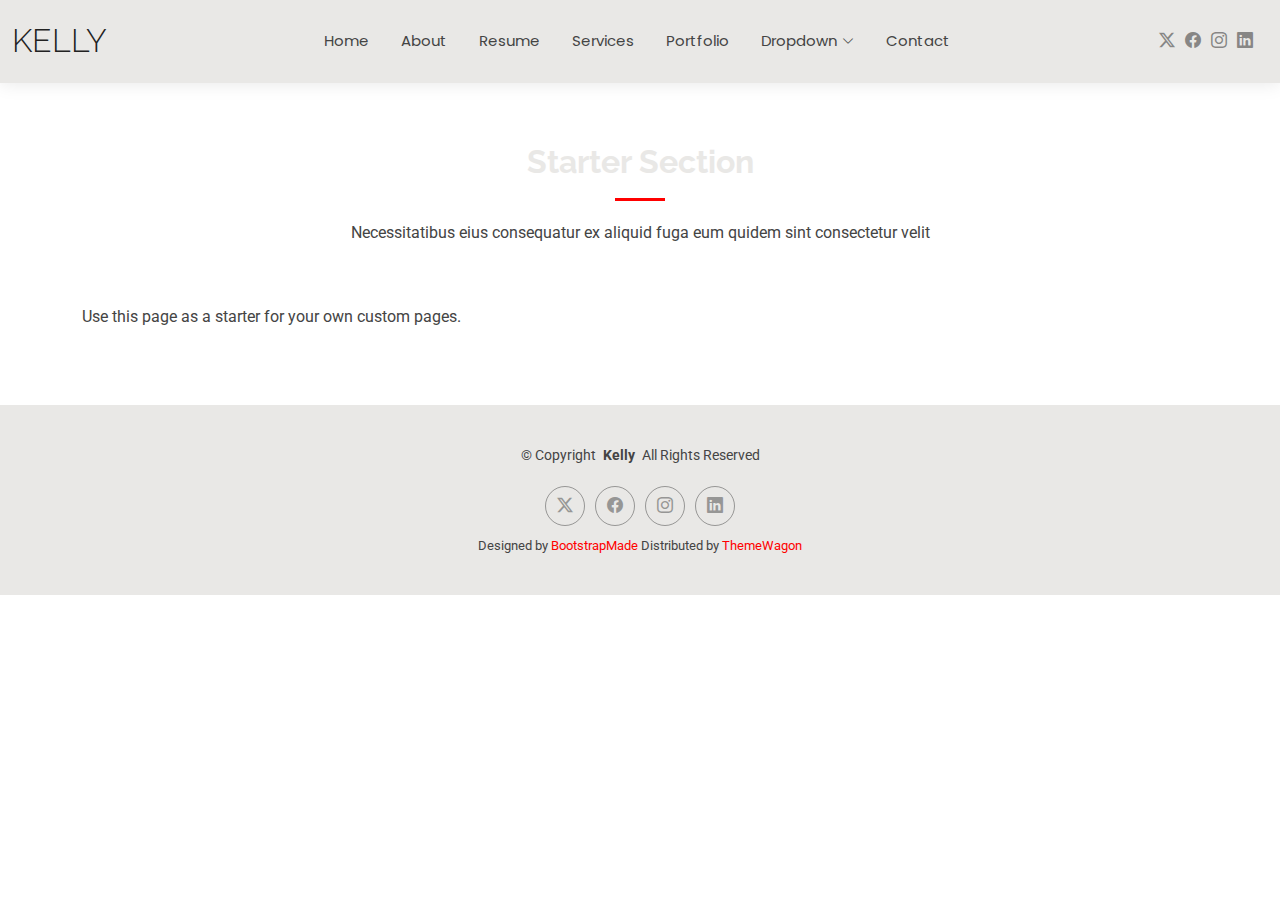
<file: starter-page.html>
<!DOCTYPE html>
<html lang="en">

<head>
  <meta charset="utf-8">
  <meta content="width=device-width, initial-scale=1.0" name="viewport">
  <title>Starter Page - Kelly Bootstrap Template</title>
  <meta name="description" content="">
  <meta name="keywords" content="">

  <!-- Favicons -->
  <link href="assets/img/favicon.png" rel="icon">
  <link href="assets/img/apple-touch-icon.png" rel="apple-touch-icon">

  <!-- Fonts -->
  <link href="https://fonts.googleapis.com" rel="preconnect">
  <link href="https://fonts.gstatic.com" rel="preconnect" crossorigin>
  <link href="https://fonts.googleapis.com/css2?family=Roboto:ital,wght@0,100;0,300;0,400;0,500;0,700;0,900;1,100;1,300;1,400;1,500;1,700;1,900&family=Poppins:ital,wght@0,100;0,200;0,300;0,400;0,500;0,600;0,700;0,800;0,900;1,100;1,200;1,300;1,400;1,500;1,600;1,700;1,800;1,900&family=Raleway:ital,wght@0,100;0,200;0,300;0,400;0,500;0,600;0,700;0,800;0,900;1,100;1,200;1,300;1,400;1,500;1,600;1,700;1,800;1,900&display=swap" rel="stylesheet">

  <!-- Vendor CSS Files -->
  <link href="assets/vendor/bootstrap/css/bootstrap.min.css" rel="stylesheet">
  <link href="assets/vendor/bootstrap-icons/bootstrap-icons.css" rel="stylesheet">
  <link href="assets/vendor/aos/aos.css" rel="stylesheet">
  <link href="assets/vendor/swiper/swiper-bundle.min.css" rel="stylesheet">
  <link href="assets/vendor/glightbox/css/glightbox.min.css" rel="stylesheet">

  <!-- Main CSS File -->
  <link href="assets/css/main.css" rel="stylesheet">

  <!-- =======================================================
  * Template Name: Kelly
  * Template URL: https://bootstrapmade.com/kelly-free-bootstrap-cv-resume-html-template/
  * Updated: Aug 07 2024 with Bootstrap v5.3.3
  * Author: BootstrapMade.com
  * License: https://bootstrapmade.com/license/
  ======================================================== -->
</head>

<body class="starter-page-page">

  <header id="header" class="header d-flex align-items-center light-background sticky-top">
    <div class="container-fluid position-relative d-flex align-items-center justify-content-between">

      <a href="index.html" class="logo d-flex align-items-center me-auto me-xl-0">
        <!-- Uncomment the line below if you also wish to use an image logo -->
        <!-- <img src="assets/img/logo.png" alt=""> -->
        <h1 class="sitename">Kelly</h1>
      </a>

      <nav id="navmenu" class="navmenu">
        <ul>
          <li><a href="index.html">Home</a></li>
          <li><a href="about.html">About</a></li>
          <li><a href="resume.html">Resume</a></li>
          <li><a href="services.html">Services</a></li>
          <li><a href="portfolio.html">Portfolio</a></li>
          <li class="dropdown"><a href="#"><span>Dropdown</span> <i class="bi bi-chevron-down toggle-dropdown"></i></a>
            <ul>
              <li><a href="#">Dropdown 1</a></li>
              <li class="dropdown"><a href="#"><span>Deep Dropdown</span> <i class="bi bi-chevron-down toggle-dropdown"></i></a>
                <ul>
                  <li><a href="#">Deep Dropdown 1</a></li>
                  <li><a href="#">Deep Dropdown 2</a></li>
                  <li><a href="#">Deep Dropdown 3</a></li>
                  <li><a href="#">Deep Dropdown 4</a></li>
                  <li><a href="#">Deep Dropdown 5</a></li>
                </ul>
              </li>
              <li><a href="#">Dropdown 2</a></li>
              <li><a href="#">Dropdown 3</a></li>
              <li><a href="#">Dropdown 4</a></li>
            </ul>
          </li>
          <li><a href="contact.html">Contact</a></li>
        </ul>
        <i class="mobile-nav-toggle d-xl-none bi bi-list"></i>
      </nav>

      <div class="header-social-links">
        <a href="#" class="twitter"><i class="bi bi-twitter-x"></i></a>
        <a href="#" class="facebook"><i class="bi bi-facebook"></i></a>
        <a href="#" class="instagram"><i class="bi bi-instagram"></i></a>
        <a href="#" class="linkedin"><i class="bi bi-linkedin"></i></a>
      </div>

    </div>
  </header>

  <main class="main">

    <!-- Starter Section Section -->
    <section id="starter-section" class="starter-section section">

      <!-- Section Title -->
      <div class="container section-title" data-aos="fade-up">
        <h2>Starter Section</h2>
        <p>Necessitatibus eius consequatur ex aliquid fuga eum quidem sint consectetur velit</p>
      </div><!-- End Section Title -->

      <div class="container" data-aos="fade-up">
        <p>Use this page as a starter for your own custom pages.</p>
      </div>

    </section><!-- /Starter Section Section -->

  </main>

  <footer id="footer" class="footer light-background">

    <div class="container">
      <div class="copyright text-center ">
        <p>© <span>Copyright</span> <strong class="px-1 sitename">Kelly</strong> <span>All Rights Reserved<br></span></p>
      </div>
      <div class="social-links d-flex justify-content-center">
        <a href=""><i class="bi bi-twitter-x"></i></a>
        <a href=""><i class="bi bi-facebook"></i></a>
        <a href=""><i class="bi bi-instagram"></i></a>
        <a href=""><i class="bi bi-linkedin"></i></a>
      </div>
      <div class="credits">
        <!-- All the links in the footer should remain intact. -->
        <!-- You can delete the links only if you've purchased the pro version. -->
        <!-- Licensing information: https://bootstrapmade.com/license/ -->
        <!-- Purchase the pro version with working PHP/AJAX contact form: [buy-url] -->
        Designed by <a href="https://bootstrapmade.com/">BootstrapMade</a> Distributed by <a href=“https://themewagon.com>ThemeWagon
      </div>
    </div>

  </footer>

  <!-- Scroll Top -->
  <a href="#" id="scroll-top" class="scroll-top d-flex align-items-center justify-content-center"><i class="bi bi-arrow-up-short"></i></a>

  <!-- Preloader -->
  <div id="preloader"></div>

  <!-- Vendor JS Files -->
  <script src="assets/vendor/bootstrap/js/bootstrap.bundle.min.js"></script>
  <script src="assets/vendor/php-email-form/validate.js"></script>
  <script src="assets/vendor/aos/aos.js"></script>
  <script src="assets/vendor/waypoints/noframework.waypoints.js"></script>
  <script src="assets/vendor/purecounter/purecounter_vanilla.js"></script>
  <script src="assets/vendor/swiper/swiper-bundle.min.js"></script>
  <script src="assets/vendor/glightbox/js/glightbox.min.js"></script>
  <script src="assets/vendor/imagesloaded/imagesloaded.pkgd.min.js"></script>
  <script src="assets/vendor/isotope-layout/isotope.pkgd.min.js"></script>

  <!-- Main JS File -->
  <script src="assets/js/main.js"></script>

</body>

</html>
</file>
<file: assets/css/main.css>
/**
* Template Name: Kelly
* Template URL: https://bootstrapmade.com/kelly-free-bootstrap-cv-resume-html-template/
* Updated: Aug 07 2024 with Bootstrap v5.3.3
* Author: BootstrapMade.com
* License: https://bootstrapmade.com/license/
*/

/*--------------------------------------------------------------
# Font & Color Variables
# Help: https://bootstrapmade.com/color-system/
--------------------------------------------------------------*/
/* Fonts */
:root {
  --default-font: "Roboto",  system-ui, -apple-system, "Segoe UI", Roboto, "Helvetica Neue", Arial, "Noto Sans", "Liberation Sans", sans-serif, "Apple Color Emoji", "Segoe UI Emoji", "Segoe UI Symbol", "Noto Color Emoji";
  --heading-font: "Raleway",  sans-serif;
  --nav-font: "Poppins",  sans-serif;
}

/* Global Colors - The following color variables are used throughout the website. Updating them here will change the color scheme of the entire website */
:root { 
  --background-color: #ffffff; /* Background color for the entire website, including individual sections */
  --default-color: #444444; /* Default color used for the majority of the text content across the entire website */
  --heading-color: #222222; /* Color for headings, subheadings and title throughout the website */
  --accent-color: red; /* Accent color that represents your brand on the website. It's used for buttons, links, and other elements that need to stand out */
  --surface-color: #ffffff; /* The surface color is used as a background of boxed elements within sections, such as cards, icon boxes, or other elements that require a visual separation from the global background. */
  --contrast-color: #ffffff; /* Contrast color for text, ensuring readability against backgrounds of accent, heading, or default colors. */
}

/* Nav Menu Colors - The following color variables are used specifically for the navigation menu. They are separate from the global colors to allow for more customization options */
:root {
  --nav-color: #444444;  /* The default color of the main navmenu links */
  --nav-hover-color: red; /* Applied to main navmenu links when they are hovered over or active */
  --nav-mobile-background-color: #ffffff; /* Used as the background color for mobile navigation menu */
  --nav-dropdown-background-color: #ffffff; /* Used as the background color for dropdown items that appear when hovering over primary navigation items */
  --nav-dropdown-color: #444444; /* Used for navigation links of the dropdown items in the navigation menu. */
  --nav-dropdown-hover-color: red; /* Similar to --nav-hover-color, this color is applied to dropdown navigation links when they are hovered over. */
}

/* Color Presets - These classes override global colors when applied to any section or element, providing reuse of the sam color scheme. */

.light-background {
  --background-color: #e9e8e6;
  --surface-color: #ffffff;
}

.dark-background {
  --background-color: #060606;
  --default-color: #ffffff;
  --heading-color: #ffffff;
  --surface-color: #252525;
  --contrast-color: #ffffff;
}

/* Smooth scroll */
:root {
  scroll-behavior: smooth;
}

/*--------------------------------------------------------------
# General Styling & Shared Classes
--------------------------------------------------------------*/
body {
  color: var(--default-color);
  background-color: var(--background-color);
  font-family: var(--default-font);
}

a {
  color: var(--accent-color);
  text-decoration: none;
  transition: 0.3s;
}

a:hover {
  color: color-mix(in srgb, var(--accent-color), transparent 25%);
  text-decoration: none;
}

h1,
h2,
h3,
h4,
h5,
h6 {
  color: var(--heading-color);
  font-family: var(--heading-font);
}
h2{
  color:#e9e8e6;
}


/* PHP Email Form Messages
------------------------------*/
.php-email-form .error-message {
  display: none;
  background: #df1529;
  color: #ffffff;
  text-align: left;
  padding: 15px;
  margin-bottom: 24px;
  font-weight: 600;
}

.php-email-form .sent-message {
  display: none;
  color: #ffffff;
  background: red;
  text-align: center;
  padding: 15px;
  margin-bottom: 24px;
  font-weight: 600;
}

.php-email-form .loading {
  display: none;
  background: var(--surface-color);
  text-align: center;
  padding: 15px;
  margin-bottom: 24px;
}

.php-email-form .loading:before {
  content: "";
  display: inline-block;
  border-radius: 50%;
  width: 24px;
  height: 24px;
  margin: 0 10px -6px 0;
  border: 3px solid var(--accent-color);
  border-top-color: var(--surface-color);
  animation: php-email-form-loading 1s linear infinite;
}

@keyframes php-email-form-loading {
  0% {
    transform: rotate(0deg);
  }

  100% {
    transform: rotate(360deg);
  }
}

/*--------------------------------------------------------------
# Global Header
--------------------------------------------------------------*/
.header {
  color: var(--default-color);
  background-color: var(--background-color);
  padding: 15px 0;
  transition: all 0.5s;
  z-index: 997;
  box-shadow: 0px 0 18px rgba(0, 0, 0, 0.1);
}

.header .logo {
  line-height: 1;
}

.header .logo img {
  max-height: 36px;
  margin-right: 8px;
}

.header .logo h1 {
  font-size: 32px;
  margin: 0;
  font-weight: 300;
  text-transform: uppercase;
  color: var(--heading-color);
}

.header .header-social-links {
  padding-right: 15px;
}

.header .header-social-links a {
  color: color-mix(in srgb, var(--default-color), transparent 40%);
  padding-left: 6px;
  display: inline-block;
  transition: 0.3s;
  font-size: 16px;
}

.header .header-social-links a:hover {
  color: var(--accent-color);
}

.header .header-social-links a i {
  line-height: 0px;
}

@media (max-width: 1200px) {
  .header .logo {
    order: 1;
  }

  .header .header-social-links {
    order: 2;
  }

  .header .navmenu {
    order: 3;
  }
}

/*--------------------------------------------------------------
# Navigation Menu
--------------------------------------------------------------*/
/* Desktop Navigation */
@media (min-width: 1200px) {
  .navmenu {
    padding: 0;
  }

  .navmenu ul {
    margin: 0;
    padding: 0;
    display: flex;
    list-style: none;
    align-items: center;
  }

  .navmenu li {
    position: relative;
  }

  .navmenu>ul>li {
    white-space: nowrap;
    padding: 15px 14px;
  }

  .navmenu>ul>li:last-child {
    padding-right: 0;
  }

  .navmenu a,
  .navmenu a:focus {
    color: var(--nav-color);
    font-size: 15px;
    padding: 0 2px;
    font-family: var(--nav-font);
    font-weight: 400;
    display: flex;
    align-items: center;
    justify-content: space-between;
    white-space: nowrap;
    transition: 0.3s;
    position: relative;
  }

  .navmenu a i,
  .navmenu a:focus i {
    font-size: 12px;
    line-height: 0;
    margin-left: 5px;
    transition: 0.3s;
  }

  .navmenu>ul>li>a:before {
    content: "";
    position: absolute;
    height: 2px;
    bottom: -6px;
    left: 0;
    background-color: var(--nav-hover-color);
    visibility: hidden;
    width: 0px;
    transition: all 0.3s ease-in-out 0s;
  }

  .navmenu a:hover:before,
  .navmenu li:hover>a:before,
  .navmenu .active:before {
    visibility: visible;
    width: 25px;
  }

  .navmenu li:hover>a,
  .navmenu .active,
  .navmenu .active:focus {
    color: var(--nav-hover-color);
  }

  .navmenu .dropdown ul {
    margin: 0;
    padding: 10px 0;
    background: var(--nav-dropdown-background-color);
    display: block;
    position: absolute;
    visibility: hidden;
    left: 14px;
    top: 130%;
    opacity: 0;
    transition: 0.3s;
    border-radius: 4px;
    z-index: 99;
    box-shadow: 0px 0px 30px rgba(0, 0, 0, 0.1);
  }

  .navmenu .dropdown ul li {
    min-width: 200px;
  }

  .navmenu .dropdown ul a {
    padding: 10px 20px;
    font-size: 15px;
    text-transform: none;
    color: var(--nav-dropdown-color);
  }

  .navmenu .dropdown ul a i {
    font-size: 12px;
  }

  .navmenu .dropdown ul a:hover,
  .navmenu .dropdown ul .active:hover,
  .navmenu .dropdown ul li:hover>a {
    color: var(--nav-dropdown-hover-color);
  }

  .navmenu .dropdown:hover>ul {
    opacity: 1;
    top: 100%;
    visibility: visible;
  }

  .navmenu .dropdown .dropdown ul {
    top: 0;
    left: -90%;
    visibility: hidden;
  }

  .navmenu .dropdown .dropdown:hover>ul {
    opacity: 1;
    top: 0;
    left: -100%;
    visibility: visible;
  }
}

/* Mobile Navigation */
@media (max-width: 1199px) {
  .mobile-nav-toggle {
    color: var(--nav-color);
    font-size: 28px;
    line-height: 0;
    margin-right: 10px;
    cursor: pointer;
    transition: color 0.3s;
  }

  .navmenu {
    padding: 0;
    z-index: 9997;
  }

  .navmenu ul {
    display: none;
    list-style: none;
    position: absolute;
    inset: 60px 20px 20px 20px;
    padding: 10px 0;
    margin: 0;
    border-radius: 6px;
    background-color: var(--nav-mobile-background-color);
    border: 1px solid color-mix(in srgb, var(--default-color), transparent 90%);
    box-shadow: none;
    overflow-y: auto;
    transition: 0.3s;
    z-index: 9998;
  }

  .navmenu a,
  .navmenu a:focus {
    color: var(--nav-dropdown-color);
    padding: 10px 20px;
    font-family: var(--nav-font);
    font-size: 17px;
    font-weight: 500;
    display: flex;
    align-items: center;
    justify-content: space-between;
    white-space: nowrap;
    transition: 0.3s;
  }

  .navmenu a i,
  .navmenu a:focus i {
    font-size: 12px;
    line-height: 0;
    margin-left: 5px;
    width: 30px;
    height: 30px;
    display: flex;
    align-items: center;
    justify-content: center;
    border-radius: 50%;
    transition: 0.3s;
    background-color: color-mix(in srgb, var(--accent-color), transparent 90%);
  }

  .navmenu a i:hover,
  .navmenu a:focus i:hover {
    background-color: var(--accent-color);
    color: var(--contrast-color);
  }

  .navmenu a:hover,
  .navmenu .active,
  .navmenu .active:focus {
    color: var(--nav-dropdown-hover-color);
  }

  .navmenu .active i,
  .navmenu .active:focus i {
    background-color: var(--accent-color);
    color: var(--contrast-color);
    transform: rotate(180deg);
  }

  .navmenu .dropdown ul {
    position: static;
    display: none;
    z-index: 99;
    padding: 10px 0;
    margin: 10px 20px;
    background-color: var(--nav-dropdown-background-color);
    transition: all 0.5s ease-in-out;
  }

  .navmenu .dropdown ul ul {
    background-color: rgba(33, 37, 41, 0.1);
  }

  .navmenu .dropdown>.dropdown-active {
    display: block;
    background-color: rgba(33, 37, 41, 0.03);
  }

  .mobile-nav-active {
    overflow: hidden;
  }

  .mobile-nav-active .mobile-nav-toggle {
    color: #fff;
    position: absolute;
    font-size: 32px;
    top: 15px;
    right: 15px;
    margin-right: 0;
    z-index: 9999;
  }

  .mobile-nav-active .navmenu {
    position: fixed;
    overflow: hidden;
    inset: 0;
    background: rgba(33, 37, 41, 0.8);
    transition: 0.3s;
  }

  .mobile-nav-active .navmenu>ul {
    display: block;
  }
}

/*--------------------------------------------------------------
# Global Footer
--------------------------------------------------------------*/
.footer {
  color: var(--default-color);
  background-color: var(--background-color);
  font-size: 14px;
  padding: 40px 0;
  position: relative;
}

.footer .copyright p {
  margin-bottom: 0;
}

.footer .social-links {
  margin-top: 20px;
}

.footer .social-links a {
  display: flex;
  align-items: center;
  justify-content: center;
  width: 40px;
  height: 40px;
  border-radius: 50%;
  border: 1px solid color-mix(in srgb, var(--default-color), transparent 50%);
  font-size: 16px;
  color: color-mix(in srgb, var(--default-color), transparent 50%);
  margin: 0 5px;
  transition: 0.3s;
}

.footer .social-links a:hover {
  color: var(--accent-color);
  border-color: var(--accent-color);
}

.footer .credits {
  margin-top: 10px;
  font-size: 13px;
  text-align: center;
}

/*--------------------------------------------------------------
# Preloader
--------------------------------------------------------------*/
#preloader {
  position: fixed;
  inset: 0;
  z-index: 9999;
  overflow: hidden;
  background-color: var(--background-color);
  transition: all 0.6s ease-out;
  width: 100%;
  height: 100vh;
}

#preloader:before,
#preloader:after {
  content: "";
  position: absolute;
  border: 4px solid var(--accent-color);
  border-radius: 50%;
  animation: animate-preloader 2s cubic-bezier(0, 0.2, 0.8, 1) infinite;
}

#preloader:after {
  animation-delay: -0.5s;
}

@keyframes animate-preloader {
  0% {
    width: 10px;
    height: 10px;
    top: calc(50% - 5px);
    left: calc(50% - 5px);
    opacity: 1;
  }

  100% {
    width: 72px;
    height: 72px;
    top: calc(50% - 36px);
    left: calc(50% - 36px);
    opacity: 0;
  }
}

/*--------------------------------------------------------------
# Scroll Top Button
--------------------------------------------------------------*/
.scroll-top {
  position: fixed;
  visibility: hidden;
  opacity: 0;
  right: 15px;
  bottom: -15px;
  z-index: 99999;
  background-color: var(--accent-color);
  width: 44px;
  height: 44px;
  border-radius: 50px;
  transition: all 0.4s;
}

.scroll-top i {
  font-size: 24px;
  color: var(--contrast-color);
  line-height: 0;
}

.scroll-top:hover {
  background-color: color-mix(in srgb, var(--accent-color), transparent 20%);
  color: var(--contrast-color);
}

.scroll-top.active {
  visibility: visible;
  opacity: 1;
  bottom: 15px;
}

/*--------------------------------------------------------------
# Disable aos animation delay on mobile devices
--------------------------------------------------------------*/
@media screen and (max-width: 768px) {
  [data-aos-delay] {
    transition-delay: 0 !important;
  }
}

/*--------------------------------------------------------------
# Global Page Titles & Breadcrumbs
--------------------------------------------------------------*/
.page-title {
  color: var(--default-color);
  background-color: var(--background-color);
  padding: 25px 0;
  position: relative;
  border-bottom: 1px solid color-mix(in srgb, var(--default-color), transparent 85%);
}

.page-title h1 {
  font-size: 24px;
  font-weight: 400;
}

.page-title .breadcrumbs ol {
  display: flex;
  flex-wrap: wrap;
  list-style: none;
  padding: 0;
  margin: 0;
  font-size: 14px;
  font-weight: 400;
}

.page-title .breadcrumbs ol li+li {
  padding-left: 10px;
}

.page-title .breadcrumbs ol li+li::before {
  content: "/";
  display: inline-block;
  padding-right: 10px;
  color: color-mix(in srgb, var(--default-color), transparent 70%);
}

/*--------------------------------------------------------------
# Global Sections
--------------------------------------------------------------*/
section,
.section {
  color: var(--default-color);
  background-color: var(--background-color);
  padding: 60px 0;
  scroll-margin-top: 100px;
  overflow: clip;
}

@media (max-width: 1199px) {

  section,
  .section {
    scroll-margin-top: 66px;
  }
}

/*--------------------------------------------------------------
# Global Section Titles
--------------------------------------------------------------*/
.section-title {
  text-align: center;
  padding-bottom: 60px;
  position: relative;
}

.section-title h2 {
  font-size: 32px;
  font-weight: 700;
  margin-bottom: 20px;
  padding-bottom: 20px;
  position: relative;
}

.section-title h2:after {
  content: "";
  position: absolute;
  display: block;
  width: 50px;
  height: 3px;
  background: var(--accent-color);
  left: 0;
  right: 0;
  bottom: 0;
  margin: auto;
}

.section-title p {
  margin-bottom: 0;
}

/*--------------------------------------------------------------
# Hero Section
--------------------------------------------------------------*/
.hero {
  width: 100%;
  min-height: calc(100vh - 82px);
  position: relative;
  padding: 80px 0;
  display: flex;
  align-items: center;
  justify-content: center;
}

@media (max-width: 1200px) {
  .hero {
    min-height: calc(100vh - 68px);
  }
}

.hero img {
  position: absolute;
  inset: 0;
  display: block;
  width: 100%;
  height: 100%;
  object-fit: cover;
  z-index: 1;
}

.hero .container {
  position: relative;
  z-index: 3;
}

.hero h2 {
  margin: 0;
  font-size: 48px;
  font-weight: 700;
}

.hero p {
  margin: 10px 0 0 0;
  font-size:30px;
  color: white;
}

.hero .btn-get-started {
  color: var(--contrast-color);
  background: var(--accent-color);
  font-family: var(--heading-font);
  text-transform: uppercase;
  font-weight: 600;
  font-size: 12px;
  letter-spacing: 1px;
  display: inline-block;
  padding: 12px 40px;
  border-radius: 50px;
  transition: 0.5s;
  margin-top: 30px;
}

.hero .btn-get-started:hover {
  background: color-mix(in srgb, var(--accent-color) 90%, white 20%);
}

@media (max-width: 768px) {
  .hero h2 {
    font-size: 32px;
  }

  .hero p {
    font-size: 18px;
  }
}

/*--------------------------------------------------------------
# About Section
--------------------------------------------------------------*/
.about .content h2 {
  font-weight: 700;
  font-size: 24px;
}

.about .content ul {
  list-style: none;
  padding: 0;
}

.about .content ul li {
  margin-bottom: 20px;
  display: flex;
  align-items: center;
}

.about .content ul strong {
  margin-right: 10px;
}

.about .content ul i {
  font-size: 16px;
  margin-right: 5px;
  color: var(--accent-color);
  line-height: 0;
}

/*--------------------------------------------------------------
# Skills Section
--------------------------------------------------------------*/
.skills .progress {
  height: 60px;
  display: block;
  background: none;
  border-radius: 0;
}

.skills .progress .skill {
  color: var(--heading-color);
  padding: 0;
  margin: 0 0 6px 0;
  text-transform: uppercase;
  display: block;
  font-weight: 600;
  font-family: var(--heading-font);
}

.skills .progress .skill .val {
  float: right;
  font-style: normal;
}

.skills .progress-bar-wrap {
  background: color-mix(in srgb, var(--default-color), transparent 90%);
  height: 10px;
}

.skills .progress-bar {
  width: 1px;
  height: 10px;
  transition: 0.9s;
  background-color: var(--accent-color);
}

/*--------------------------------------------------------------
# Stats Section
--------------------------------------------------------------*/
.stats .stats-item {
  padding: 30px;
  width: 100%;
}

.stats .stats-item span {
  color: var(--heading-color);
  font-size: 48px;
  display: block;
  font-weight: 700;
  margin-bottom: 20px;
  padding-bottom: 20px;
  position: relative;
}

.stats .stats-item span:after {
  content: "";
  position: absolute;
  display: block;
  width: 25px;
  height: 3px;
  background: var(--accent-color);
  left: 0;
  right: 0;
  bottom: 0;
  margin: auto;
}

.stats .stats-item p {
  color: color-mix(in srgb, var(--default-color), transparent 40%);
  padding: 0;
  margin: 0;
  font-family: var(--heading-font);
  font-weight: 500;
}

/*--------------------------------------------------------------
# Testimonials Section
--------------------------------------------------------------*/
.testimonials .section-header {
  margin-bottom: 40px;
}

.testimonials .testimonials-carousel,
.testimonials .testimonials-slider {
  overflow: hidden;
}

.testimonials .testimonial-item {
  text-align: center;
}

.testimonials .testimonial-item .testimonial-img {
  width: 130px;
  height: 150px;
  border-radius: 40%;
  border: 4px solid var(--background-color);
  margin: 0 auto;
}

.testimonials .testimonial-item h3 {
  font-size: 20px;
  font-weight: bold;
  margin: 10px 0 5px 0;
}

.testimonials .testimonial-item h4 {
  font-size: 14px;
  color: color-mix(in srgb, var(--default-color), transparent 40%);
  margin: 0 0 15px 0;
}

.testimonials .testimonial-item .stars {
  margin-bottom: 15px;
}

.testimonials .testimonial-item .stars i {
  color: #ffc107;
  margin: 0 1px;
}

.testimonials .testimonial-item .quote-icon-left,
.testimonials .testimonial-item .quote-icon-right {
  color: color-mix(in srgb, var(--accent-color), transparent 50%);
  font-size: 26px;
  line-height: 0;
}

.testimonials .testimonial-item .quote-icon-left {
  display: inline-block;
  left: -5px;
  position: relative;
}

.testimonials .testimonial-item .quote-icon-right {
  display: inline-block;
  right: -5px;
  position: relative;
  top: 10px;
  transform: scale(-1, -1);
}

.testimonials .testimonial-item p {
  font-style: italic;
  margin: 0 auto 15px auto;
}

.testimonials .swiper-wrapper {
  height: auto;
}

.testimonials .swiper-pagination {
  margin-top: 20px;
  position: relative;
}

.testimonials .swiper-pagination .swiper-pagination-bullet {
  width: 12px;
  height: 12px;
  opacity: 1;
  background-color: color-mix(in srgb, var(--default-color), transparent 85%);
}

.testimonials .swiper-pagination .swiper-pagination-bullet-active {
  background-color: var(--accent-color);
}

@media (min-width: 992px) {
  .testimonials .testimonial-item p {
    width: 80%;
  }
}

/*--------------------------------------------------------------
# Resume Section
--------------------------------------------------------------*/
.resume .resume-title {
  color: var(--heading-color);
  font-size: 26px;
  font-weight: 700;
  margin-top: 20px;
  margin-bottom: 20px;
}

.resume .resume-item {
  padding: 0 0 20px 20px;
  margin-top: -2px;
  border-left: 2px solid var(--accent-color);
  position: relative;
}

.resume .resume-item h4 {
  line-height: 18px;
  font-size: 18px;
  font-weight: 600;
  text-transform: uppercase;
  color: color-mix(in srgb, var(--default-color), transparent 20%);
  margin-bottom: 10px;
}

.resume .resume-item h5 {
  font-size: 16px;
  padding: 5px 15px;
  display: inline-block;
  font-weight: 600;
  margin-bottom: 10px;
}

.resume .resume-item ul {
  padding-left: 20px;
}

.resume .resume-item ul li {
  padding-bottom: 10px;
}

.resume .resume-item:last-child {
  padding-bottom: 0;
}

.resume .resume-item::before {
  content: "";
  position: absolute;
  width: 16px;
  height: 16px;
  border-radius: 50px;
  left: -9px;
  top: 0;
  background: var(--background-color);
  border: 2px solid var(--accent-color);
}

/*--------------------------------------------------------------
# Services Section
--------------------------------------------------------------*/
.services .service-item {
  background-color: var(--surface-color);
  box-shadow: 0px 5px 90px 0px rgba(0, 0, 0, 0.1);
  height: 100%;
  padding: 60px 30px;
  text-align: center;
  transition: 0.3s;
  border-radius: 5px;
}

.services .service-item .icon {
  margin: 0 auto;
  width: 100px;
  height: 100px;
  display: flex;
  align-items: center;
  justify-content: center;
  transition: ease-in-out 0.3s;
  position: relative;
}

.services .service-item .icon i {
  font-size: 36px;
  transition: 0.5s;
  position: relative;
}

.services .service-item .icon svg {
  position: absolute;
  top: 0;
  left: 0;
}

.services .service-item .icon svg path {
  transition: 0.5s;
  fill: color-mix(in srgb, var(--default-color), transparent 95%);
}

.services .service-item h3 {
  font-weight: 700;
  margin: 10px 0 15px 0;
  font-size: 22px;
}

.services .service-item p {
  line-height: 24px;
  font-size: 14px;
  margin-bottom: 0;
}

.services .service-item:hover {
  box-shadow: 0px 5px 35px 0px rgba(0, 0, 0, 0.1);
}

.services .service-item.item-cyan i {
  color: #0dcaf0;
}

.services .service-item.item-cyan:hover .icon i {
  color: #fff;
}

.services .service-item.item-cyan:hover .icon path {
  fill: #0dcaf0;
}

.services .service-item.item-orange i {
  color: #fd7e14;
}

.services .service-item.item-orange:hover .icon i {
  color: #fff;
}

.services .service-item.item-orange:hover .icon path {
  fill: #fd7e14;
}

.services .service-item.item-teal i {
  color: #20c997;
}

.services .service-item.item-teal:hover .icon i {
  color: #fff;
}

.services .service-item.item-teal:hover .icon path {
  fill: #20c997;
}

.services .service-item.item-red i {
  color: #df1529;
}

.services .service-item.item-red:hover .icon i {
  color: #fff;
}

.services .service-item.item-red:hover .icon path {
  fill: #df1529;
}

.services .service-item.item-indigo i {
  color: #6610f2;
}

.services .service-item.item-indigo:hover .icon i {
  color: #fff;
}

.services .service-item.item-indigo:hover .icon path {
  fill: #6610f2;
}

.services .service-item.item-pink i {
  color: #f3268c;
}

.services .service-item.item-pink:hover .icon i {
  color: #fff;
}

.services .service-item.item-pink:hover .icon path {
  fill: #f3268c;
}

/*--------------------------------------------------------------
# Portfolio Section
--------------------------------------------------------------*/
.portfolio .portfolio-filters {
  padding: 0;
  margin: 0 auto 20px auto;
  list-style: none;
  text-align: center;
}

.portfolio .portfolio-filters li {
  cursor: pointer;
  display: inline-block;
  padding: 8px 20px 10px 20px;
  margin: 0;
  font-size: 15px;
  font-weight: 500;
  line-height: 1;
  margin-bottom: 5px;
  border-radius: 50px;
  transition: all 0.3s ease-in-out;
  font-family: var(--heading-font);
}

.portfolio .portfolio-filters li:hover,
.portfolio .portfolio-filters li.filter-active {
  color: var(--contrast-color);
  background-color: var(--accent-color);
}

.portfolio .portfolio-filters li:first-child {
  margin-left: 0;
}

.portfolio .portfolio-filters li:last-child {
  margin-right: 0;
}

@media (max-width: 575px) {
  .portfolio .portfolio-filters li {
    font-size: 14px;
    margin: 0 0 10px 0;
  }
}

.portfolio .portfolio-item {
  position: relative;
  overflow: hidden;
}

.portfolio .portfolio-item .portfolio-info {
  opacity: 0;
  position: absolute;
  left: 12px;
  right: 12px;
  bottom: -100%;
  z-index: 3;
  transition: all ease-in-out 0.5s;
  background: color-mix(in srgb, var(--surface-color), transparent 10%);
  padding: 15px;
}

.portfolio .portfolio-item .portfolio-info h4 {
  font-size: 18px;
  font-weight: 600;
  padding-right: 50px;
}

.portfolio .portfolio-item .portfolio-info p {
  color: color-mix(in srgb, var(--default-color), transparent 30%);
  font-size: 14px;
  margin-bottom: 0;
  padding-right: 50px;
}

.portfolio .portfolio-item .portfolio-info .preview-link,
.portfolio .portfolio-item .portfolio-info .details-link {
  position: absolute;
  right: 50px;
  font-size: 24px;
  top: calc(50% - 14px);
  color: color-mix(in srgb, var(--default-color), transparent 30%);
  transition: 0.3s;
  line-height: 0;
}

.portfolio .portfolio-item .portfolio-info .preview-link:hover,
.portfolio .portfolio-item .portfolio-info .details-link:hover {
  color: var(--accent-color);
}

.portfolio .portfolio-item .portfolio-info .details-link {
  right: 14px;
  font-size: 28px;
}

.portfolio .portfolio-item:hover .portfolio-info {
  opacity: 1;
  bottom: 0;
}

/*--------------------------------------------------------------
# Portfolio Details Section
--------------------------------------------------------------*/
.portfolio-details .portfolio-details-slider img {
  width: 100%;
}

.portfolio-details .portfolio-details-slider .swiper-pagination {
  margin-top: 20px;
  position: relative;
}

.portfolio-details .portfolio-details-slider .swiper-pagination .swiper-pagination-bullet {
  width: 12px;
  height: 12px;
  background-color: color-mix(in srgb, var(--default-color), transparent 85%);
  opacity: 1;
}

.portfolio-details .portfolio-details-slider .swiper-pagination .swiper-pagination-bullet-active {
  background-color: var(--accent-color);
}

.portfolio-details .portfolio-info {
  background-color: var(--surface-color);
  padding: 30px;
  box-shadow: 0px 0 30px rgba(0, 0, 0, 0.1);
}

.portfolio-details .portfolio-info h3 {
  font-size: 22px;
  font-weight: 700;
  margin-bottom: 20px;
  padding-bottom: 20px;
  border-bottom: 1px solid color-mix(in srgb, var(--default-color), transparent 85%);
}

.portfolio-details .portfolio-info ul {
  list-style: none;
  padding: 0;
  font-size: 15px;
}

.portfolio-details .portfolio-info ul li+li {
  margin-top: 10px;
}

.portfolio-details .portfolio-description {
  padding-top: 30px;
}

.portfolio-details .portfolio-description h2 {
  font-size: 26px;
  font-weight: 700;
  margin-bottom: 20px;
}

.portfolio-details .portfolio-description p {
  padding: 0;
  color: color-mix(in srgb, var(--default-color), transparent 30%);
}

/*--------------------------------------------------------------
# Contact Section
--------------------------------------------------------------*/
.contact .info-wrap {
  background-color: var(--surface-color);
  box-shadow: 0px 0px 20px rgba(0, 0, 0, 0.1);
  padding: 30px;
}

@media (max-width: 575px) {
  .contact .info-wrap {
    padding: 20px;
  }
}

.contact .info-item {
  margin-bottom: 40px;
}

.contact .info-item i {
  font-size: 20px;
  color: var(--accent-color);
  background: color-mix(in srgb, var(--accent-color), transparent 92%);
  width: 44px;
  height: 44px;
  display: flex;
  justify-content: center;
  align-items: center;
  border-radius: 50px;
  transition: all 0.3s ease-in-out;
  margin-right: 15px;
}

.contact .info-item h3 {
  padding: 0;
  font-size: 18px;
  font-weight: 700;
  margin-bottom: 5px;
}

.contact .info-item p {
  padding: 0;
  margin-bottom: 0;
  font-size: 14px;
}

.contact .info-item:hover i {
  background: var(--accent-color);
  color: var(--contrast-color);
}

.contact .php-email-form {
  background-color: var(--surface-color);
  height: 100%;
  padding: 30px;
  box-shadow: 0px 0px 20px rgba(0, 0, 0, 0.1);
}

@media (max-width: 575px) {
  .contact .php-email-form {
    padding: 20px;
  }
}

.contact .php-email-form input[type=text],
.contact .php-email-form input[type=email],
.contact .php-email-form textarea {
  font-size: 14px;
  padding: 10px 15px;
  box-shadow: none;
  border-radius: 0;
  color: var(--default-color);
  background-color: var(--surface-color);
  border-color: color-mix(in srgb, var(--default-color), transparent 80%);
}

.contact .php-email-form input[type=text]:focus,
.contact .php-email-form input[type=email]:focus,
.contact .php-email-form textarea:focus {
  border-color: var(--accent-color);
}

.contact .php-email-form input[type=text]::placeholder,
.contact .php-email-form input[type=email]::placeholder,
.contact .php-email-form textarea::placeholder {
  color: color-mix(in srgb, var(--default-color), transparent 70%);
}

.contact .php-email-form button[type=submit] {
  color: var(--contrast-color);
  background: var(--accent-color);
  border: 0;
  padding: 10px 30px;
  transition: 0.4s;
  border-radius: 50px;
}

.contact .php-email-form button[type=submit]:hover {
  background: color-mix(in srgb, var(--accent-color), transparent 25%);
}

/*--------------------------------------------------------------
# Starter Section Section
--------------------------------------------------------------*/
.starter-section {
  /* Add your styles here */
}
</file>
